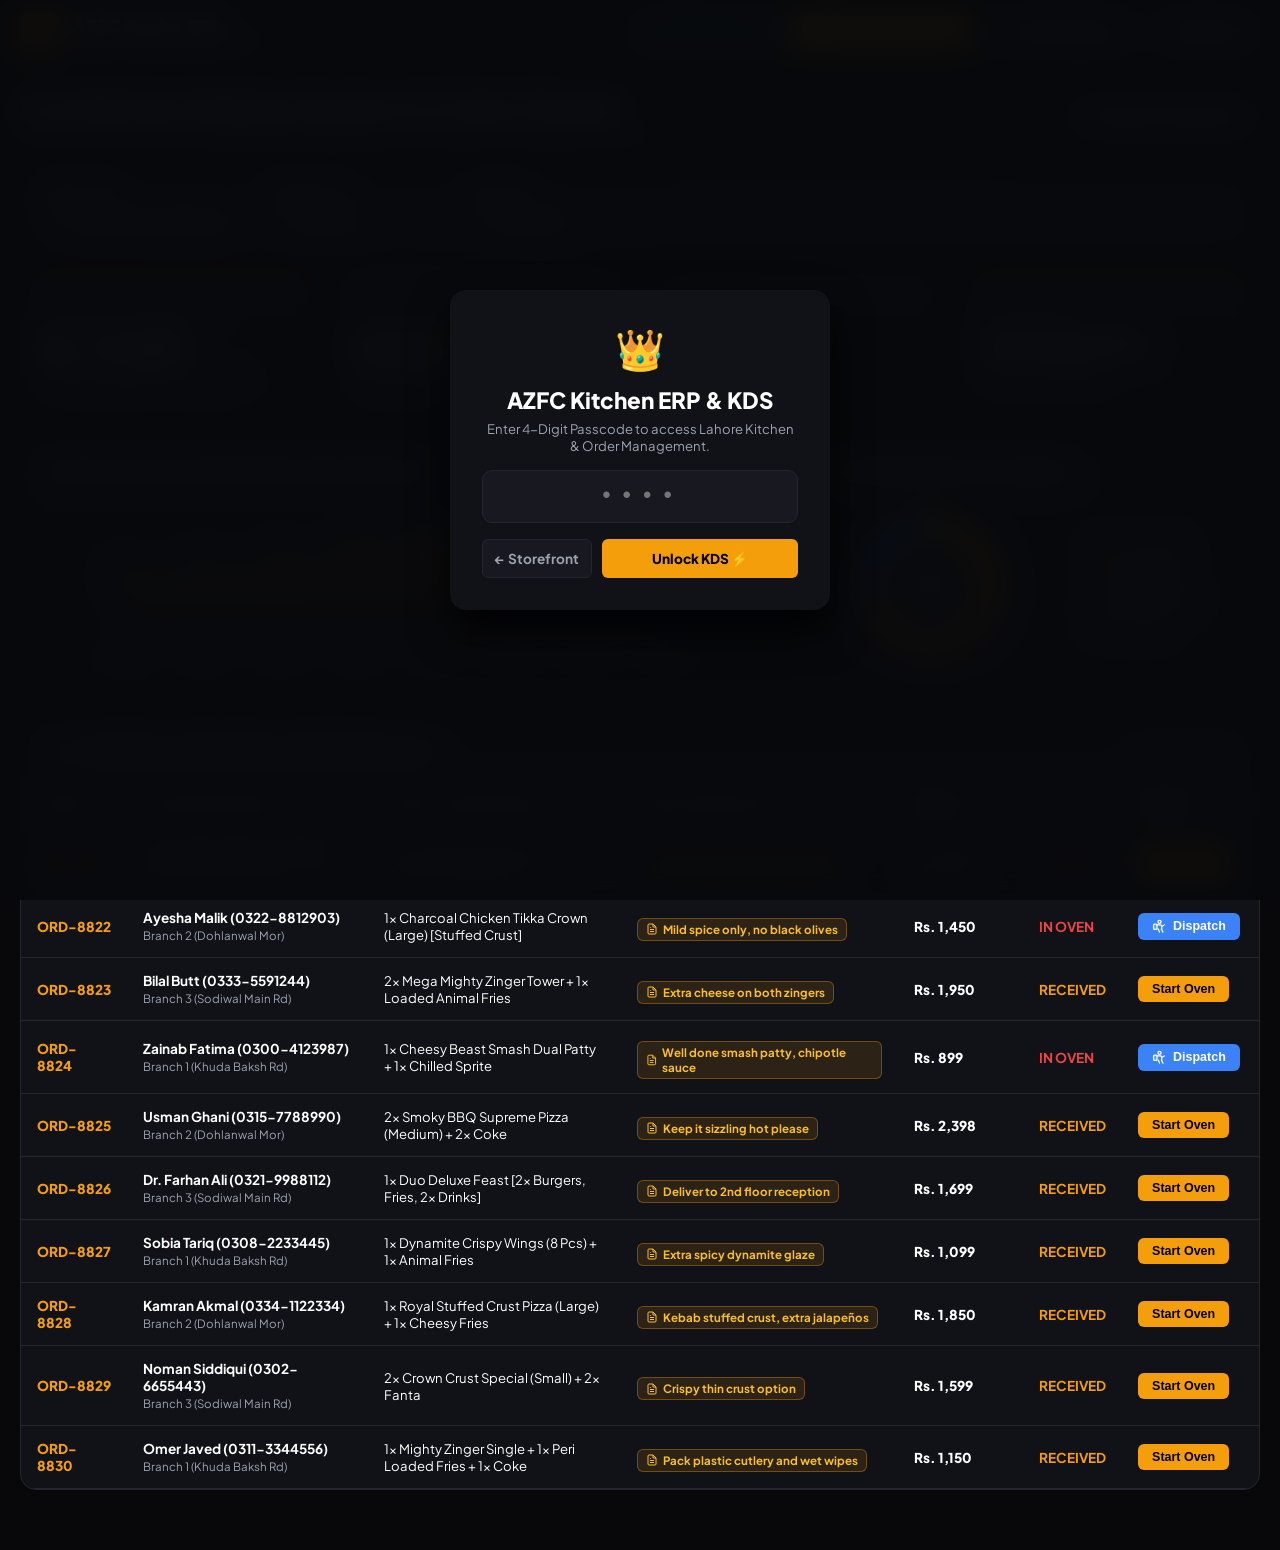
<file: admin.html>
<!-- Fact-Forcing Declaration:
  Callers/Importers: Kitchen managers, cashiers, dispatchers, storefront customers via live synchronization.
  Affected API: KDS lifecycle status transitions, real-time localStorage sync, special cooking instructions display.
  Data Schemas: Order { id, customer, branch, branchId, items, specialNotes, amount, numericAmount, category, status, timestamp, hourSlot }.
  User Instruction: "you completely destroy kds and rider they both are not good you should have check before okay , type safe it is in comand to check three ties than how it happened , no use of skill full , also no instruction option for user to write so he ccan tell what to add and what to not"
-->
<!DOCTYPE html>
<html lang="en">
<head>
  <meta charset="UTF-8">
  <meta name="viewport" content="width=device-width, initial-scale=1.0">
  <title>AZFC Admin ERP & Live KDS | Sovereign Kitchen System</title>

  <!-- High-End Typography: Plus Jakarta Sans & Outfit Display -->
  <link rel="preconnect" href="https://fonts.googleapis.com">
  <link rel="preconnect" href="https://fonts.gstatic.com" crossorigin>
  <link href="https://fonts.googleapis.com/css2?family=Plus+Jakarta+Sans:wght@400;500;600;700;800&family=Outfit:wght@600;700;800;900&display=swap" rel="stylesheet">
  <link rel="stylesheet" href="styles.css?v=6.0">
  <link rel="manifest" href="manifest.json">
  <meta name="theme-color" content="#F59E0B">

  <style>
    /* Root-cause mobile fix: `body` is `display:flex` (column), so this
       <main> is a flex item and defaults to `min-width:auto` — meaning it
       sizes to its widest content instead of shrinking to the viewport.
       On phones the seed-order table forced it to ~818px and the whole
       KDS scrolled sideways. `min-width:0` lets it shrink; the table's
       own `overflow-x:auto` wrapper handles the horizontal pan. */
    .admin-page-container {
      max-width: 1400px;
      margin: 0 auto;
      padding: 24px 20px 60px;
      min-width: 0;
      width: 100%;
    }
    /* Controls wrap to full width on small screens instead of overflowing. */
    @media (max-width: 768px) {
      .admin-filters-row > *,
      .admin-controls-card > * { min-width: 0; width: 100%; }
      .admin-kpis-grid { grid-template-columns: repeat(auto-fit, minmax(150px, 1fr)); }
      .admin-page-container { padding: 16px 14px 48px; }
      .admin-page-title h1 { font-size: 1.35rem; }
      /* Action pills must wrap like the rest of the header row. */
      .header-actions { flex-wrap: wrap; min-width: 0; gap: 8px; }
      /* PIN gate: max-width was a content-box max, so its 32px padding
         pushed the fixed overlay wider than the viewport. */
      .pin-gate-overlay { box-sizing: border-box; width: 100%; max-width: 100vw; padding: 16px; }
      .pin-gate-box { box-sizing: border-box; max-width: 100%; padding: 24px 18px; }
    }
    .admin-top-bar {
      display: flex;
      justify-content: space-between;
      align-items: center;
      margin-bottom: 24px;
      flex-wrap: wrap;
      gap: 16px;
    }
    .admin-page-title h1 {
      font-family: var(--font-display);
      font-size: 1.75rem;
      font-weight: 800;
      color: var(--text-main);
      display: flex;
      align-items: center;
      gap: 10px;
    }
    .admin-page-title p {
      font-size: 0.85rem;
      color: var(--text-muted);
      margin-top: 4px;
    }

    /* Admin Filter Strip */
    .admin-controls-card {
      background: var(--bg-surface);
      border: 1px solid var(--border-subtle);
      border-radius: var(--radius-lg);
      padding: 16px 20px;
      margin-bottom: 24px;
      display: flex;
      flex-wrap: wrap;
      gap: 16px;
      align-items: center;
      justify-content: space-between;
    }
    .admin-filters-row {
      display: flex;
      flex-wrap: wrap;
      gap: 12px;
      align-items: center;
    }
    .filter-item {
      display: flex;
      flex-direction: column;
      gap: 4px;
    }
    .filter-item label {
      font-size: 0.7rem;
      font-weight: 700;
      text-transform: uppercase;
      letter-spacing: 0.05em;
      color: var(--text-faint);
    }
    .admin-select {
      background: var(--bg-surface-elevated);
      border: 1px solid var(--border-subtle);
      color: var(--text-main);
      font-size: 0.82rem;
      font-weight: 600;
      padding: 8px 12px;
      border-radius: var(--radius-sm);
      outline: none;
      cursor: pointer;
    }
    .admin-select:focus {
      border-color: var(--color-primary);
    }
    .admin-search-box {
      flex: 1 1 240px;
      min-width: 0;
      position: relative;
    }
    .admin-search-box input {
      width: 100%;
      background: var(--bg-surface-elevated);
      border: 1px solid var(--border-subtle);
      color: var(--text-main);
      font-size: 0.85rem;
      padding: 10px 14px;
      border-radius: var(--radius-sm);
      outline: none;
    }
    .admin-search-box input:focus {
      border-color: var(--color-primary);
    }

    /* KPI Metrics Cards */
    .admin-kpis-grid {
      display: grid;
      grid-template-columns: repeat(auto-fit, minmax(240px, 1fr));
      gap: 16px;
      margin-bottom: 24px;
    }
    .admin-kpi-card {
      background: var(--bg-surface);
      border: 1px solid var(--border-subtle);
      border-radius: var(--radius-md);
      padding: 20px;
      position: relative;
      overflow: hidden;
    }
    .admin-kpi-card::before {
      content: '';
      position: absolute;
      top: 0;
      left: 0;
      right: 0;
      height: 2px;
      background: var(--border-subtle);
    }
    .admin-kpi-card.gold::before { background: var(--color-primary); }
    .admin-kpi-card.emerald::before { background: var(--color-emerald); }
    .admin-kpi-card.blue::before { background: #3B82F6; }

    .kpi-label {
      font-size: 0.75rem;
      font-weight: 700;
      color: var(--text-muted);
      text-transform: uppercase;
      letter-spacing: 0.05em;
    }
    .kpi-value {
      font-family: var(--font-display);
      font-size: 1.85rem;
      font-weight: 800;
      color: var(--text-main);
      margin: 8px 0 4px;
    }
    .kpi-hint {
      font-size: 0.75rem;
      color: var(--text-faint);
    }

    /* Analytics Charts Section */
    .admin-charts-grid {
      display: grid;
      grid-template-columns: 1.6fr 1fr;
      gap: 20px;
      margin-bottom: 24px;
    }
    @media (max-width: 900px) {
      .admin-charts-grid { grid-template-columns: 1fr; }
    }
    .chart-card {
      background: var(--bg-surface);
      border: 1px solid var(--border-subtle);
      border-radius: var(--radius-lg);
      padding: 20px;
    }
    .chart-card-header {
      display: flex;
      justify-content: space-between;
      align-items: center;
      margin-bottom: 16px;
    }
    .chart-card-title {
      font-family: var(--font-display);
      font-size: 1rem;
      font-weight: 700;
      color: var(--text-main);
    }

    /* KDS Table View */
    .kds-table-card {
      background: var(--bg-surface);
      border: 1px solid var(--border-subtle);
      border-radius: var(--radius-lg);
      overflow: hidden;
    }
    .kds-table-header {
      padding: 16px 20px;
      border-bottom: 1px solid var(--border-subtle);
      display: flex;
      justify-content: space-between;
      align-items: center;
    }
    .kds-table-title {
      font-family: var(--font-display);
      font-size: 1.1rem;
      font-weight: 800;
      display: flex;
      align-items: center;
      gap: 8px;
    }
    .kds-table-wrapper {
      width: 100%;
      overflow-x: auto;
    }
    .kds-table {
      width: 100%;
      border-collapse: collapse;
      font-size: 0.85rem;
      text-align: left;
    }
    .kds-table th {
      background: var(--bg-surface-elevated);
      color: var(--text-muted);
      font-size: 0.72rem;
      font-weight: 800;
      text-transform: uppercase;
      letter-spacing: 0.05em;
      padding: 12px 16px;
      border-bottom: 1px solid var(--border-subtle);
    }
    .kds-table td {
      padding: 14px 16px;
      border-bottom: 1px solid var(--border-subtle);
      vertical-align: middle;
    }
    .kds-table tr:hover td {
      background: var(--bg-surface-elevated);
    }

    /* Special Instructions Highlight Badge */
    .kds-notes-pill {
      display: inline-flex;
      align-items: center;
      gap: 5px;
      background: rgba(245, 158, 11, 0.12);
      border: 1px solid rgba(245, 158, 11, 0.35);
      color: #FBBF24;
      font-size: 0.72rem;
      font-weight: 700;
      padding: 3px 8px;
      border-radius: var(--radius-sm);
      margin-top: 6px;
      max-width: 100%;
      word-break: break-word;
    }

    /* Action Buttons */
    .kds-btn {
      border: none;
      padding: 6px 14px;
      border-radius: var(--radius-sm);
      font-size: 0.78rem;
      font-weight: 800;
      cursor: pointer;
      display: inline-flex;
      align-items: center;
      gap: 6px;
      transition: var(--transition-snappy);
    }
    .kds-btn-cook { background: var(--color-primary); color: #000; }
    .kds-btn-dispatch { background: #3B82F6; color: #FFF; }
    .kds-btn-deliver { background: var(--color-emerald); color: #FFF; }
    .kds-btn:hover { opacity: 0.9; transform: translateY(-1px); }

    /* Security PIN Gate */
    .pin-gate-overlay {
      position: fixed;
      inset: 0;
      background: rgba(8, 9, 12, 0.95);
      backdrop-filter: blur(16px);
      z-index: 9999;
      display: flex;
      align-items: center;
      justify-content: center;
      padding: 20px;
    }
    .pin-gate-box {
      background: var(--bg-surface);
      border: 1px solid var(--border-medium);
      border-radius: var(--radius-lg);
      padding: 32px;
      max-width: 380px;
      width: 100%;
      text-align: center;
      box-shadow: 0 20px 40px rgba(0, 0, 0, 0.8);
    }
    .pin-input {
      width: 100%;
      background: var(--bg-surface-elevated);
      border: 1px solid var(--border-subtle);
      border-radius: var(--radius-md);
      color: var(--text-main);
      font-size: 1.5rem;
      letter-spacing: 6px;
      text-align: center;
      padding: 12px;
      margin: 16px 0;
      outline: none;
      font-family: monospace;
    }
    .pin-input:focus {
      border-color: var(--color-primary);
    }
  </style>
</head>
<body>

  <!-- Security PIN Gate -->
  <div id="adminPinGate" class="pin-gate-overlay">
    <div class="pin-gate-box">
      <div style="font-size: 2.5rem; margin-bottom: 12px;">👑</div>
      <h2 style="font-family: var(--font-display); font-size: 1.4rem; font-weight: 800; color: var(--text-main);">AZFC Kitchen ERP & KDS</h2>
      <p style="font-size: 0.82rem; color: var(--text-muted); margin-top: 6px;">Enter 4-Digit Passcode to access Lahore Kitchen & Order Management.</p>
      <input type="password" id="adminPinInput" maxlength="4" placeholder="••••" class="pin-input" autocomplete="off">
      <div style="display: flex; gap: 10px;">
        <a href="index.html" style="flex: 1; padding: 10px; background: var(--bg-surface-elevated); border: 1px solid var(--border-subtle); border-radius: var(--radius-sm); color: var(--text-muted); text-decoration: none; font-size: 0.85rem; font-weight: 700; display: flex; align-items: center; justify-content: center;">← Storefront</a>
        <button id="adminPinSubmitBtn" style="flex: 2; padding: 10px; background: var(--color-primary); border: none; border-radius: var(--radius-sm); color: #000; font-size: 0.85rem; font-weight: 800; font-family: inherit; cursor: pointer;">Unlock KDS ⚡</button>
      </div>
      <p id="pinErrorMsg" style="color: #EF4444; font-size: 0.75rem; margin-top: 12px; display: none; font-weight: 700;">Incorrect PIN. (Default PIN: 1234 or 8821)</p>
    </div>
  </div>

  <!-- Header -->
  <header class="app-header">
    <div class="header-inner">
      <div class="brand-block">
        <div class="brand-emblem">AZ</div>
        <div class="brand-text">
          <span class="brand-title">AZFC Master ERP</span>
          <span class="brand-sub">Live KDS • Multi-Branch Operations</span>
        </div>
      </div>
      <div class="header-actions">
        <span style="font-size: 0.75rem; font-weight: 700; color: var(--color-emerald); background: rgba(16, 185, 129, 0.12); border: 1px solid rgba(16, 185, 129, 0.3); padding: 6px 12px; border-radius: var(--radius-full);">● 3 Kitchens Online</span>
        <button id="openNewOrderModalBtn" class="action-pill-btn" style="background: var(--color-primary); color: #000; border: none; font-weight: 800;">
          <svg width="14" height="14" viewBox="0 0 24 24" fill="none" stroke="currentColor" stroke-width="2.5"><line x1="12" y1="5" x2="12" y2="19"></line><line x1="5" y1="12" x2="19" y2="12"></line></svg>
          <span>Create Manual Order</span>
        </button>
        <a href="rider.html" class="action-pill-btn" style="text-decoration: none; background: var(--bg-surface-elevated); color: #34D399; border: 1px solid rgba(52, 211, 153, 0.4);">
          <svg width="15" height="15" viewBox="0 0 24 24" fill="none" stroke="currentColor" stroke-width="2" stroke-linecap="round" stroke-linejoin="round">
            <circle cx="12" cy="4.5" r="2.5"></circle>
            <rect x="2.5" y="8" width="5.5" height="8.5" rx="1.5" fill="rgba(52,211,153,0.2)"></rect>
            <path d="M8 9.5h5.5a2 2 0 0 1 2 2v4.5"></path>
            <path d="M15.5 12l4-2.5"></path>
            <path d="M10 16l2 5"></path>
            <path d="M15 16l2.5 5"></path>
          </svg>
          <span>Rider Dispatch</span>
        </a>
        <a href="index.html" class="action-pill-btn" style="text-decoration: none; background: var(--bg-surface-elevated); color: var(--text-main); border: 1px solid var(--border-subtle);">
          <span>← Storefront</span>
        </a>
      </div>
    </div>
  </header>

  <main class="admin-page-container">
    <div class="admin-top-bar">
      <div class="admin-page-title">
        <h1>Live Kitchen Display System & Order Stream</h1>
        <p>Real-time order sync with Lahore branches (Khuda Baksh Rd, Dohlanwal Mor, Sodiwal) & customer live tracker</p>
      </div>
      <button id="syncStorageBtn" class="action-pill-btn" style="background: var(--bg-surface-elevated); color: var(--text-main); border: 1px solid var(--border-subtle);">
        <svg width="14" height="14" viewBox="0 0 24 24" fill="none" stroke="currentColor" stroke-width="2"><path d="M23 4v6h-6"></path><path d="M1 20v-6h6"></path><path d="M3.51 9a9 9 0 0 1 14.85-3.36L23 10M1 14l4.64 4.36A9 9 0 0 0 20.49 15"></path></svg>
        <span>Refresh / Sync Stream</span>
      </button>
    </div>

    <!-- Filter Strip -->
    <div class="admin-controls-card">
      <div class="admin-filters-row">
        <div class="filter-item">
          <label for="adminBranchFilter">Branch Hub</label>
          <select id="adminBranchFilter" class="admin-select">
            <option value="all">All 3 Branches (Aggregate)</option>
            <option value="branch_1">Branch 1: Khuda Baksh Rd</option>
            <option value="branch_2">Branch 2: Dohlanwal Mor</option>
            <option value="branch_3">Branch 3: Sodiwal Main Rd</option>
          </select>
        </div>
        <div class="filter-item">
          <label for="adminStatusFilter">Order Stage</label>
          <select id="adminStatusFilter" class="admin-select">
            <option value="all">All Statuses</option>
            <option value="pending">Pending (Received)</option>
            <option value="cooking">In Oven (Cooking)</option>
            <option value="dispatched">Dispatched (On Way)</option>
            <option value="delivered">Delivered (Completed)</option>
          </select>
        </div>
        <div class="filter-item">
          <label for="adminProductFilter">Category</label>
          <select id="adminProductFilter" class="admin-select">
            <option value="all">All Food Items</option>
            <option value="deals">Combo Deals & Feasts</option>
            <option value="pizza">Stone-Baked Pizzas</option>
            <option value="burgers">Burgers & Wings</option>
            <option value="fries">Loaded Fries & Starters</option>
          </select>
        </div>
      </div>
      <div class="admin-search-box">
        <input type="text" id="adminSearchInput" placeholder="🔍 Search Order ID, Customer, Special Instructions...">
      </div>
    </div>

    <!-- Dynamic KPIs -->
    <div class="admin-kpis-grid">
      <div class="admin-kpi-card gold">
        <span class="kpi-label">Filtered Gross Revenue</span>
        <div class="kpi-value" id="kpiRevenue">Rs. 0</div>
        <span class="kpi-hint">↑ Live calculated from active orders</span>
      </div>
      <div class="admin-kpi-card emerald">
        <span class="kpi-label">Active Kitchen Queue</span>
        <div class="kpi-value" id="kpiActiveCount">0 Orders</div>
        <span class="kpi-hint">In Kitchen Flow & Transit</span>
      </div>
      <div class="admin-kpi-card blue">
        <span class="kpi-label">Avg Prep SLA</span>
        <div class="kpi-value" id="kpiAvgSla">8.5 min</div>
        <span class="kpi-hint">⚡ Fast turnaround target</span>
      </div>
      <div class="admin-kpi-card gold">
        <span class="kpi-label">Top Branch</span>
        <div class="kpi-value" style="font-size: 1.3rem;">Khuda Baksh Rd</div>
        <span class="kpi-hint">Branch 1 Hub Leading</span>
      </div>
    </div>

    <!-- Live SVG Analytics Charts -->
    <div class="admin-charts-grid">
      <div class="chart-card">
        <div class="chart-card-header">
          <h3 class="chart-card-title">👥 Hourly Customer Rush Profile (Lahore Kitchens)</h3>
          <span style="font-size: 0.72rem; color: var(--color-primary); font-weight: 700;">Live Trend</span>
        </div>
        <div style="width: 100%; height: 180px;">
          <svg id="hourlySalesSvg" viewBox="0 0 600 180" style="width: 100%; height: 100%; overflow: visible;"></svg>
        </div>
      </div>

      <div class="chart-card">
        <div class="chart-card-header">
          <h3 class="chart-card-title">Revenue Breakdown by Category</h3>
        </div>
        <div id="categoryChartContainer" style="display: flex; align-items: center; justify-content: space-around; height: 180px;">
          <!-- Rendered via JS -->
        </div>
      </div>
    </div>

    <!-- KDS Orders Table -->
    <div class="kds-table-card">
      <div class="kds-table-header">
        <div class="kds-table-title">
          <svg width="18" height="18" viewBox="0 0 24 24" fill="none" stroke="currentColor" stroke-width="2"><path d="M12 2v20M17 5H9.5a3.5 3.5 0 0 0 0 7h5a3.5 3.5 0 0 1 0 7H6"></path></svg>
          <span>Live Kitchen Order Stream & KDS Lifecycle</span>
        </div>
        <span style="font-size: 0.75rem; color: var(--text-muted);" id="ordersCountBadge">Showing 0 orders</span>
      </div>
      <div class="kds-table-wrapper">
        <table class="kds-table">
          <thead>
            <tr>
              <th>Order ID</th>
              <th>Customer & Branch</th>
              <th>Items & Customizations</th>
              <th>Special Instructions</th>
              <th>Total Amount</th>
              <th>Status</th>
              <th>Kitchen Action</th>
            </tr>
          </thead>
          <tbody id="adminOrdersTableBody">
            <!-- Dynamic KDS Order Rows -->
          </tbody>
        </table>
      </div>
    </div>
  </main>

  <!-- Rider Assignment Modal -->
  <div class="modal-overlay" id="riderAssignModal" role="dialog" aria-modal="true">
    <div class="modal-dialog" style="max-width: 480px;">
      <div class="modal-cover" style="height: 120px; background: linear-gradient(135deg, #1E293B, #0F172A);">
        <button class="modal-close-btn" id="closeRiderAssignModalBtn" onclick="closeRiderAssignModal()">✕</button>
        <div class="modal-cover-gradient"></div>
        <div class="modal-cover-info">
          <span class="modal-category-tag">Fleet Telemetry</span>
          <h2 class="modal-item-name" style="font-size: 1.3rem; display: flex; align-items: center; gap: 8px;">
            <svg width="24" height="24" viewBox="0 0 24 24" fill="none" stroke="currentColor" stroke-width="2" stroke-linecap="round" stroke-linejoin="round">
              <circle cx="12" cy="4.5" r="2.5"></circle>
              <rect x="2.5" y="8" width="5.5" height="8.5" rx="1.5" fill="rgba(245,158,11,0.2)"></rect>
              <path d="M8 9.5h5.5a2 2 0 0 1 2 2v4.5"></path>
              <path d="M15.5 12l4-2.5"></path>
              <path d="M10 16l2 5"></path>
              <path d="M15 16l2.5 5"></path>
            </svg>
            <span>Assign Courier Rider</span>
          </h2>
        </div>
      </div>
      <div style="padding: 20px; display: flex; flex-direction: column; gap: 14px;">
        <div style="background: var(--bg-surface-elevated); padding: 12px 14px; border-radius: var(--radius-sm); border: 1px solid var(--border-subtle);">
          <div style="font-size: 0.72rem; color: var(--text-muted); font-weight: 700; text-transform: uppercase;">Dispatching Order</div>
          <div id="assignOrderSummary" style="font-size: 0.95rem; font-weight: 800; color: var(--color-primary); margin-top: 2px;">ORD-XXXX • Hamza Khan</div>
        </div>
        <div>
          <label style="font-size: 0.75rem; font-weight: 700; color: var(--text-muted); text-transform: uppercase; margin-bottom: 8px; display: block;">Select Available Motorbike Courier</label>
          <div style="display: flex; flex-direction: column; gap: 8px;" id="ridersListContainer">
            <div class="rider-select-card" onclick="assignSelectedRider('RIDER-01', 'Ali Raza', '03074484814', 'Honda 125 • LEK-4421')">
              <div class="rider-select-icon">
                <svg width="22" height="22" viewBox="0 0 24 24" fill="none" stroke="currentColor" stroke-width="2"><circle cx="12" cy="4.5" r="2.5"></circle><rect x="2.5" y="8" width="5.5" height="8.5" rx="1.5" fill="rgba(245,158,11,0.2)"></rect><path d="M8 9.5h5.5a2 2 0 0 1 2 2v4.5"></path><path d="M15.5 12l4-2.5"></path><path d="M10 16l2 5"></path><path d="M15 16l2.5 5"></path></svg>
              </div>
              <div style="flex: 1;">
                <div style="font-weight: 800; color: #FFF; font-size: 0.88rem;">Ali Raza (Unit #01 - Primary)</div>
                <div style="font-size: 0.75rem; color: var(--text-muted);">Honda 125 • LEK-4421 • 0307-4484814</div>
              </div>
              <span class="rider-status-tag active">Ready</span>
            </div>

            <div class="rider-select-card" onclick="assignSelectedRider('RIDER-02', 'Usman Tariq', '0312-5544332', 'Super Power 70 • LEK-9901')">
              <div class="rider-select-icon">
                <svg width="22" height="22" viewBox="0 0 24 24" fill="none" stroke="currentColor" stroke-width="2"><circle cx="12" cy="4.5" r="2.5"></circle><rect x="2.5" y="8" width="5.5" height="8.5" rx="1.5" fill="rgba(245,158,11,0.2)"></rect><path d="M8 9.5h5.5a2 2 0 0 1 2 2v4.5"></path><path d="M15.5 12l4-2.5"></path><path d="M10 16l2 5"></path><path d="M15 16l2.5 5"></path></svg>
              </div>
              <div style="flex: 1;">
                <div style="font-weight: 800; color: #FFF; font-size: 0.88rem;">Usman Tariq (Unit #02)</div>
                <div style="font-size: 0.75rem; color: var(--text-muted);">Super Power 70 • LEK-9901 • 0312-5544332</div>
              </div>
              <span class="rider-status-tag active">Ready</span>
            </div>

            <div class="rider-select-card" onclick="assignSelectedRider('RIDER-03', 'Zeeshan Butt', '0321-4411223', 'Yamaha YBR • LEK-7712')">
              <div class="rider-select-icon">
                <svg width="22" height="22" viewBox="0 0 24 24" fill="none" stroke="currentColor" stroke-width="2"><circle cx="12" cy="4.5" r="2.5"></circle><rect x="2.5" y="8" width="5.5" height="8.5" rx="1.5" fill="rgba(245,158,11,0.2)"></rect><path d="M8 9.5h5.5a2 2 0 0 1 2 2v4.5"></path><path d="M15.5 12l4-2.5"></path><path d="M10 16l2 5"></path><path d="M15 16l2.5 5"></path></svg>
              </div>
              <div style="flex: 1;">
                <div style="font-weight: 800; color: #FFF; font-size: 0.88rem;">Zeeshan Butt (Unit #03)</div>
                <div style="font-size: 0.75rem; color: var(--text-muted);">Yamaha YBR • LEK-7712 • 0321-4411223</div>
              </div>
              <span class="rider-status-tag active">Ready</span>
            </div>

            <div class="rider-select-card" onclick="assignSelectedRider('RIDER-04', 'Hamza Malik', '0333-8899771', 'Honda 125 • LEK-2024')">
              <div class="rider-select-icon">
                <svg width="22" height="22" viewBox="0 0 24 24" fill="none" stroke="currentColor" stroke-width="2"><circle cx="12" cy="4.5" r="2.5"></circle><rect x="2.5" y="8" width="5.5" height="8.5" rx="1.5" fill="rgba(245,158,11,0.2)"></rect><path d="M8 9.5h5.5a2 2 0 0 1 2 2v4.5"></path><path d="M15.5 12l4-2.5"></path><path d="M10 16l2 5"></path><path d="M15 16l2.5 5"></path></svg>
              </div>
              <div style="flex: 1;">
                <div style="font-weight: 800; color: #FFF; font-size: 0.88rem;">Hamza Malik (Unit #04)</div>
                <div style="font-size: 0.75rem; color: var(--text-muted);">Honda 125 • LEK-2024 • 0333-8899771</div>
              </div>
              <span class="rider-status-tag active">Ready</span>
            </div>
          </div>
        </div>
      </div>
      <div style="padding: 16px 20px; border-top: 1px solid var(--border-subtle); display: flex; justify-content: flex-end;">
        <button onclick="closeRiderAssignModal()" class="action-pill-btn" style="background: var(--bg-surface-elevated); color: var(--text-muted); border: 1px solid var(--border-subtle);">Cancel</button>
      </div>
    </div>
  </div>

  <!-- Create Manual Order Modal -->
  <div class="modal-overlay" id="newOrderModal" role="dialog" aria-modal="true">
    <div class="modal-dialog" style="max-width: 500px;">
      <div class="modal-cover" style="height: 120px;">
        <button class="modal-close-btn" id="closeNewOrderModalBtn">✕</button>
        <div class="modal-cover-gradient"></div>
        <div class="modal-cover-info">
          <span class="modal-category-tag">POS / Phone Entry</span>
          <h2 class="modal-item-name" style="font-size: 1.3rem;">➕ Create Manual Kitchen Order</h2>
        </div>
      </div>
      <div style="padding: 20px; display: flex; flex-direction: column; gap: 14px;">
        <div>
          <label style="font-size: 0.75rem; font-weight: 700; color: var(--text-muted); text-transform: uppercase;">Customer Name & Phone</label>
          <input type="text" id="manualCustomerName" class="admin-select" style="width: 100%; margin-top: 4px;" placeholder="e.g. Tariq Mehmood (0300-1234567)">
        </div>
        <div style="display: grid; grid-template-columns: 1fr 1fr; gap: 12px;">
          <div>
            <label style="font-size: 0.75rem; font-weight: 700; color: var(--text-muted); text-transform: uppercase;">Branch Hub</label>
            <select id="manualBranchSelect" class="admin-select" style="width: 100%; margin-top: 4px;">
              <option value="branch_1">Khuda Baksh Rd</option>
              <option value="branch_2">Dohlanwal Mor</option>
              <option value="branch_3">Sodiwal Main Rd</option>
            </select>
          </div>
          <div>
            <label style="font-size: 0.75rem; font-weight: 700; color: var(--text-muted); text-transform: uppercase;">Category</label>
            <select id="manualCategorySelect" class="admin-select" style="width: 100%; margin-top: 4px;">
              <option value="deals">Deals & Combos</option>
              <option value="pizza">Pizzas</option>
              <option value="burgers">Burgers & Wings</option>
              <option value="fries">Loaded Fries</option>
            </select>
          </div>
        </div>
        <div>
          <label style="font-size: 0.75rem; font-weight: 700; color: var(--text-muted); text-transform: uppercase;">Ordered Items</label>
          <input type="text" id="manualItems" class="admin-select" style="width: 100%; margin-top: 4px;" placeholder="e.g. 1x Sovereign Family Feast + 2x Extra Garlic Mayo">
        </div>
        <div>
          <label style="font-size: 0.75rem; font-weight: 700; color: var(--text-muted); text-transform: uppercase;">Customer Cooking Notes / Special Instructions</label>
          <input type="text" id="manualSpecialNotes" class="admin-select" style="width: 100%; margin-top: 4px;" placeholder="e.g. Extra crispy crust, no onions">
        </div>
        <div>
          <label style="font-size: 0.75rem; font-weight: 700; color: var(--text-muted); text-transform: uppercase;">Total Amount (PKR)</label>
          <input type="number" id="manualAmount" class="admin-select" style="width: 100%; margin-top: 4px;" placeholder="e.g. 3200">
        </div>
      </div>
      <div style="padding: 16px 20px; border-top: 1px solid var(--border-subtle); display: flex; justify-content: flex-end; gap: 10px;">
        <button id="cancelOrderModalBtn" class="action-pill-btn" style="background: var(--bg-surface-elevated); color: var(--text-muted); border: 1px solid var(--border-subtle);">Cancel</button>
        <button id="submitNewOrderBtn" class="action-pill-btn" style="background: var(--color-primary); color: #000; border: none; font-weight: 800;">Add to Kitchen Queue</button>
      </div>
    </div>
  </div>

  <script>
    const DEFAULT_ORDERS = [
      {
        id: 'ORD-8821',
        orderNumber: 'ORD-8821',
        customer: 'Hamza Khan (0301-4492190)',
        customerPhone: '0301-4492190',
        customerAddress: 'House 14, Street 3, Khuda Baksh Rd',
        branch: 'Branch 1 (Khuda Baksh Rd)',
        branchId: 'branch_1',
        items: '1x Sovereign Grand Family Feast [4x Coke, Garlic Mayo]',
        specialNotes: 'Extra crispy fries, spicy peri dip',
        amount: 'Rs. 3,499',
        numericAmount: 3499,
        category: 'deals',
        status: 'pending',
        timestamp: Date.now() - 1000 * 60 * 12,
        hourSlot: '2PM'
      },
      {
        id: 'ORD-8822',
        orderNumber: 'ORD-8822',
        customer: 'Ayesha Malik (0322-8812903)',
        customerPhone: '0322-8812903',
        customerAddress: 'Apartment 4B, Dohlanwal Chowk',
        branch: 'Branch 2 (Dohlanwal Mor)',
        branchId: 'branch_2',
        items: '1x Charcoal Chicken Tikka Crown (Large) [Stuffed Crust]',
        specialNotes: 'Mild spice only, no black olives',
        amount: 'Rs. 1,450',
        numericAmount: 1450,
        category: 'pizza',
        status: 'cooking',
        timestamp: Date.now() - 1000 * 60 * 9,
        hourSlot: '2PM'
      },
      {
        id: 'ORD-8823',
        orderNumber: 'ORD-8823',
        customer: 'Bilal Butt (0333-5591244)',
        customerPhone: '0333-5591244',
        customerAddress: 'Shop 12, Sodiwal Main Bazaar',
        branch: 'Branch 3 (Sodiwal Main Rd)',
        branchId: 'branch_3',
        items: '2x Mega Mighty Zinger Tower + 1x Loaded Animal Fries',
        specialNotes: 'Extra cheese on both zingers',
        amount: 'Rs. 1,950',
        numericAmount: 1950,
        category: 'burgers',
        status: 'pending',
        timestamp: Date.now() - 1000 * 60 * 7,
        hourSlot: '4PM'
      },
      {
        id: 'ORD-8824',
        orderNumber: 'ORD-8824',
        customer: 'Zainab Fatima (0300-4123987)',
        customerPhone: '0300-4123987',
        customerAddress: 'House 88, Lane 2, Near Shell Pump',
        branch: 'Branch 1 (Khuda Baksh Rd)',
        branchId: 'branch_1',
        items: '1x Cheesy Beast Smash Dual Patty + 1x Chilled Sprite',
        specialNotes: 'Well done smash patty, chipotle sauce',
        amount: 'Rs. 899',
        numericAmount: 899,
        category: 'burgers',
        status: 'cooking',
        timestamp: Date.now() - 1000 * 60 * 6,
        hourSlot: '4PM'
      },
      {
        id: 'ORD-8825',
        orderNumber: 'ORD-8825',
        customer: 'Usman Ghani (0315-7788990)',
        customerPhone: '0315-7788990',
        customerAddress: 'Plaza 3, Dohlanwal Commercial',
        branch: 'Branch 2 (Dohlanwal Mor)',
        branchId: 'branch_2',
        items: '2x Smoky BBQ Supreme Pizza (Medium) + 2x Coke',
        specialNotes: 'Keep it sizzling hot please',
        amount: 'Rs. 2,398',
        numericAmount: 2398,
        category: 'pizza',
        status: 'pending',
        timestamp: Date.now() - 1000 * 60 * 5,
        hourSlot: '6PM'
      },
      {
        id: 'ORD-8826',
        orderNumber: 'ORD-8826',
        customer: 'Dr. Farhan Ali (0321-9988112)',
        customerPhone: '0321-9988112',
        customerAddress: 'Clinic 5, Sodiwal Chowk',
        branch: 'Branch 3 (Sodiwal Main Rd)',
        branchId: 'branch_3',
        items: '1x Duo Deluxe Feast [2x Burgers, Fries, 2x Drinks]',
        specialNotes: 'Deliver to 2nd floor reception',
        amount: 'Rs. 1,699',
        numericAmount: 1699,
        category: 'deals',
        status: 'pending',
        timestamp: Date.now() - 1000 * 60 * 4,
        hourSlot: '6PM'
      },
      {
        id: 'ORD-8827',
        orderNumber: 'ORD-8827',
        customer: 'Sobia Tariq (0308-2233445)',
        customerPhone: '0308-2233445',
        customerAddress: 'House 22-A, Khuda Baksh Rd Extension',
        branch: 'Branch 1 (Khuda Baksh Rd)',
        branchId: 'branch_1',
        items: '1x Dynamite Crispy Wings (8 Pcs) + 1x Animal Fries',
        specialNotes: 'Extra spicy dynamite glaze',
        amount: 'Rs. 1,099',
        numericAmount: 1099,
        category: 'fries',
        status: 'pending',
        timestamp: Date.now() - 1000 * 60 * 3,
        hourSlot: '8PM'
      },
      {
        id: 'ORD-8828',
        orderNumber: 'ORD-8828',
        customer: 'Kamran Akmal (0334-1122334)',
        customerPhone: '0334-1122334',
        customerAddress: 'Block C, Dohlanwal Colony',
        branch: 'Branch 2 (Dohlanwal Mor)',
        branchId: 'branch_2',
        items: '1x Royal Stuffed Crust Pizza (Large) + 1x Cheesy Fries',
        specialNotes: 'Kebab stuffed crust, extra jalapeños',
        amount: 'Rs. 1,850',
        numericAmount: 1850,
        category: 'pizza',
        status: 'pending',
        timestamp: Date.now() - 1000 * 60 * 2,
        hourSlot: '8PM'
      },
      {
        id: 'ORD-8829',
        orderNumber: 'ORD-8829',
        customer: 'Noman Siddiqui (0302-6655443)',
        customerPhone: '0302-6655443',
        customerAddress: 'House 5, Gali 8, Sodiwal',
        branch: 'Branch 3 (Sodiwal Main Rd)',
        branchId: 'branch_3',
        items: '2x Crown Crust Special (Small) + 2x Fanta',
        specialNotes: 'Crispy thin crust option',
        amount: 'Rs. 1,599',
        numericAmount: 1599,
        category: 'pizza',
        status: 'pending',
        timestamp: Date.now() - 1000 * 60 * 1,
        hourSlot: '8PM'
      },
      {
        id: 'ORD-8830',
        orderNumber: 'ORD-8830',
        customer: 'Omer Javed (0311-3344556)',
        customerPhone: '0311-3344556',
        customerAddress: 'Office 10, Main Market Khuda Baksh',
        branch: 'Branch 1 (Khuda Baksh Rd)',
        branchId: 'branch_1',
        items: '1x Mighty Zinger Single + 1x Peri Loaded Fries + 1x Coke',
        specialNotes: 'Pack plastic cutlery and wet wipes',
        amount: 'Rs. 1,150',
        numericAmount: 1150,
        category: 'burgers',
        status: 'pending',
        timestamp: Date.now(),
        hourSlot: '8PM'
      }
    ];

    let pendingDispatchOrderId = null;

    function loadOrders() {
      try {
        const stored = localStorage.getItem('hot_taste_orders');
        if (stored) {
          const parsed = JSON.parse(stored);
          if (Array.isArray(parsed) && parsed.length > 0) return parsed;
        }
      } catch (e) {
        console.warn(e);
      }
      localStorage.setItem('hot_taste_orders', JSON.stringify(DEFAULT_ORDERS));
      return [...DEFAULT_ORDERS];
    }

    let orders = loadOrders();

    function saveOrders() {
      try {
        localStorage.setItem('hot_taste_orders', JSON.stringify(orders));
      } catch (e) {
        console.warn(e);
      }
    }

    function getFilteredOrders() {
      const branchFilter = document.getElementById('adminBranchFilter').value;
      const statusFilter = document.getElementById('adminStatusFilter').value;
      const productFilter = document.getElementById('adminProductFilter').value;
      const searchTerm = document.getElementById('adminSearchInput').value.toLowerCase().trim();

      return orders.filter(ord => {
        if (branchFilter !== 'all' && ord.branchId !== branchFilter) return false;
        if (statusFilter !== 'all' && ord.status !== statusFilter) return false;
        if (productFilter !== 'all') {
          const ordCat = ord.category || 'deals';
          if (ordCat !== productFilter) return false;
        }
        if (searchTerm) {
          const matchId = (ord.id || '').toLowerCase().includes(searchTerm);
          const matchCust = (ord.customer || '').toLowerCase().includes(searchTerm);
          const matchItems = (ord.items || '').toLowerCase().includes(searchTerm);
          const matchNotes = (ord.specialNotes || '').toLowerCase().includes(searchTerm);
          if (!matchId && !matchCust && !matchItems && !matchNotes) return false;
        }
        return true;
      });
    }

    function renderOrdersTable() {
      const tbody = document.getElementById('adminOrdersTableBody');
      const badge = document.getElementById('ordersCountBadge');
      const filtered = getFilteredOrders();

      if (badge) badge.textContent = `Showing ${filtered.length} order${filtered.length === 1 ? '' : 's'}`;

      if (filtered.length === 0) {
        tbody.innerHTML = `
          <tr>
            <td colspan="7" style="text-align: center; color: var(--text-muted); padding: 36px;">
              🔍 No matching kitchen orders found for the selected criteria.
            </td>
          </tr>
        `;
        updateKPIsAndCharts(filtered);
        return;
      }

      tbody.innerHTML = filtered.map(ord => {
        let actionBtn = '';
        if (ord.status === 'pending') {
          actionBtn = `<button class="kds-btn kds-btn-cook" onclick="updateOrderStatus('${ord.id}', 'cooking')">Start Oven</button>`;
        } else if (ord.status === 'cooking') {
          actionBtn = `
            <button class="kds-btn kds-btn-dispatch" onclick="openRiderAssignModal('${ord.id}')">
              <svg width="15" height="15" viewBox="0 0 24 24" fill="none" stroke="currentColor" stroke-width="2" stroke-linecap="round" stroke-linejoin="round">
                <circle cx="12" cy="4.5" r="2.5"></circle>
                <rect x="2.5" y="8" width="5.5" height="8.5" rx="1.5" fill="rgba(255,255,255,0.2)"></rect>
                <path d="M8 9.5h5.5a2 2 0 0 1 2 2v4.5"></path>
                <path d="M15.5 12l4-2.5"></path>
                <path d="M10 16l2 5"></path>
                <path d="M15 16l2.5 5"></path>
              </svg>
              <span>Dispatch</span>
            </button>
          `;
        } else if (ord.status === 'dispatched') {
          actionBtn = `<button class="kds-btn kds-btn-deliver" onclick="updateOrderStatus('${ord.id}', 'delivered')">Delivered ✓</button>`;
        } else {
          actionBtn = `<span style="color: var(--color-emerald); font-weight: 800; font-size: 0.8rem;">✓ Complete</span>`;
        }

        const notesDisplay = ord.specialNotes ? `
          <div class="kds-notes-pill">
            <svg width="12" height="12" viewBox="0 0 24 24" fill="none" stroke="currentColor" stroke-width="2"><path d="M14 2H6a2 2 0 0 0-2 2v16a2 2 0 0 0 2 2h12a2 2 0 0 0 2-2V8z"></path><polyline points="14 2 14 8 20 8"></polyline><line x1="16" y1="13" x2="8" y2="13"></line><line x1="16" y1="17" x2="8" y2="17"></line><polyline points="10 9 9 9 8 9"></polyline></svg>
            <span>${ord.specialNotes}</span>
          </div>
        ` : `<span style="color: var(--text-faint); font-size: 0.75rem;">None</span>`;

        let statusBadge = '';
        if (ord.status === 'pending') statusBadge = '<span style="color: #F59E0B; font-weight: 700;">RECEIVED</span>';
        else if (ord.status === 'cooking') statusBadge = '<span style="color: #EF4444; font-weight: 700;">IN OVEN</span>';
        else if (ord.status === 'dispatched') {
          statusBadge = `
            <div style="display: flex; flex-direction: column; gap: 2px;">
              <span style="color: #3B82F6; font-weight: 700;">ON WAY</span>
              ${ord.riderName ? `<span style="font-size: 0.7rem; color: var(--text-muted);">${ord.riderName}</span>` : ''}
            </div>
          `;
        } else {
          statusBadge = '<span style="color: #10B981; font-weight: 700;">DELIVERED</span>';
        }

        return `
          <tr>
            <td style="font-weight: 800; color: var(--color-primary);">${ord.id}</td>
            <td>
              <strong>${ord.customer}</strong><br>
              <span style="font-size: 0.72rem; color: var(--text-muted);">${ord.branch}</span>
            </td>
            <td style="max-width: 260px; font-size: 0.82rem;">${ord.items}</td>
            <td>${notesDisplay}</td>
            <td style="font-weight: 800; color: var(--text-main);">${ord.amount}</td>
            <td>${statusBadge}</td>
            <td>${actionBtn}</td>
          </tr>
        `;
      }).join('');

      updateKPIsAndCharts(filtered);
    }

    window.openRiderAssignModal = function(orderId) {
      pendingDispatchOrderId = orderId;
      const modal = document.getElementById('riderAssignModal');
      const summaryEl = document.getElementById('assignOrderSummary');
      const ord = orders.find(o => o.id === orderId);

      if (summaryEl && ord) {
        summaryEl.innerText = `${ord.id} • ${ord.customer}`;
      }
      if (modal) modal.classList.add('active');
    };

    window.closeRiderAssignModal = function() {
      const modal = document.getElementById('riderAssignModal');
      if (modal) modal.classList.remove('active');
      pendingDispatchOrderId = null;
    };

    window.assignSelectedRider = function(riderId, riderName, riderPhone, riderBike) {
      if (!pendingDispatchOrderId) return;
      const ord = orders.find(o => o.id === pendingDispatchOrderId);
      if (ord) {
        ord.status = 'dispatched';
        ord.riderId = riderId;
        ord.riderName = riderName;
        ord.riderPhone = riderPhone;
        ord.riderBike = riderBike;
        saveOrders();
        renderOrdersTable();
      }
      closeRiderAssignModal();
    };

    function updateKPIsAndCharts(filtered) {
      let totalRevenue = 0;
      let activeQueueCount = 0;
      const categoryTotals = { deals: 0, pizza: 0, burgers: 0, fries: 0 };

      filtered.forEach(o => {
        const val = o.numericAmount || parseInt((o.amount || '').replace(/[^0-9]/g, ''), 10) || 0;
        totalRevenue += val;
        if (o.status !== 'delivered') activeQueueCount++;
        const cat = o.category || 'deals';
        if (categoryTotals[cat] !== undefined) categoryTotals[cat] += val;
        else categoryTotals['deals'] += val;
      });

      const revEl = document.getElementById('kpiRevenue');
      const activeEl = document.getElementById('kpiActiveCount');
      if (revEl) revEl.textContent = `Rs. ${totalRevenue.toLocaleString()}`;
      if (activeEl) activeEl.textContent = `${activeQueueCount} Orders`;

      renderHourlyChart(filtered);
      renderCategoryChart(categoryTotals, totalRevenue);
    }

    function renderHourlyChart(filtered) {
      const svg = document.getElementById('hourlySalesSvg');
      if (!svg) return;

      const timeSlots = ['12PM', '2PM', '4PM', '6PM', '8PM', '10PM', '12AM', '2AM'];
      const baseCustomerTraffic = { '12PM': 4, '2PM': 8, '4PM': 12, '6PM': 18, '8PM': 26, '10PM': 32, '12AM': 16, '2AM': 6 };

      const slotValues = timeSlots.map(slot => baseCustomerTraffic[slot] + (filtered.length * 2));
      const maxVal = Math.max(...slotValues, 40);

      const points = slotValues.map((v, i) => {
        const x = 30 + i * (540 / (timeSlots.length - 1));
        const y = 140 - (v / maxVal) * 110;
        return { x, y, val: v, label: timeSlots[i] };
      });

      const pathD = points.reduce((acc, p, i) => `${acc} ${i === 0 ? 'M' : 'L'} ${p.x} ${p.y}`, '');
      const areaD = `${pathD} L ${points[points.length - 1].x} 150 L ${points[0].x} 150 Z`;

      svg.innerHTML = `
        <defs>
          <linearGradient id="areaGradient" x1="0" y1="0" x2="0" y2="1">
            <stop offset="0%" stop-color="#F59E0B" stop-opacity="0.35"/>
            <stop offset="100%" stop-color="#F59E0B" stop-opacity="0.0"/>
          </linearGradient>
        </defs>
        <line x1="30" y1="110" x2="570" y2="110" stroke="rgba(255,255,255,0.06)" stroke-dasharray="4"/>
        <line x1="30" y1="60" x2="570" y2="60" stroke="rgba(255,255,255,0.06)" stroke-dasharray="4"/>
        <path d="${areaD}" fill="url(#areaGradient)"/>
        <path d="${pathD}" fill="none" stroke="#F59E0B" stroke-width="3" stroke-linecap="round"/>
        ${points.map(p => `
          <circle cx="${p.x}" cy="${p.y}" r="4" fill="#F59E0B" stroke="#14171D" stroke-width="2"/>
          <text x="${p.x}" y="${Math.max(14, p.y - 8)}" fill="#FFFDF0" font-size="9.5" font-weight="700" font-family="Plus Jakarta Sans" text-anchor="middle">${p.val}👥</text>
          <text x="${p.x}" y="168" fill="#8E92A4" font-size="10" font-family="Plus Jakarta Sans" text-anchor="middle">${p.label}</text>
        `).join('')}
      `;
    }

    function renderCategoryChart(categoryTotals, grandTotal) {
      const container = document.getElementById('categoryChartContainer');
      if (!container) return;

      const total = grandTotal || 1;
      const dealsPct = Math.round((categoryTotals.deals / total) * 100) || 50;
      const pizzaPct = Math.round((categoryTotals.pizza / total) * 100) || 30;
      const burgerPct = Math.round((categoryTotals.burgers / total) * 100) || 15;
      const friesPct = Math.max(0, 100 - dealsPct - pizzaPct - burgerPct);

      const circumference = 380;
      const dealsDash = (dealsPct / 100) * circumference;
      const pizzaDash = (pizzaPct / 100) * circumference;
      const burgerDash = (burgerPct / 100) * circumference;
      const friesDash = (friesPct / 100) * circumference;

      container.innerHTML = `
        <div style="position: relative; width: 140px; height: 140px;">
          <svg width="140" height="140" viewBox="0 0 140 140">
            <circle cx="70" cy="70" r="60" fill="transparent" stroke="#F59E0B" stroke-width="18" stroke-dasharray="${dealsDash} ${circumference}" stroke-dashoffset="0" transform="rotate(-90 70 70)"/>
            <circle cx="70" cy="70" r="60" fill="transparent" stroke="#D97706" stroke-width="18" stroke-dasharray="${pizzaDash} ${circumference}" stroke-dashoffset="-${dealsDash}" transform="rotate(-90 70 70)"/>
            <circle cx="70" cy="70" r="60" fill="transparent" stroke="#3B82F6" stroke-width="18" stroke-dasharray="${burgerDash} ${circumference}" stroke-dashoffset="-${dealsDash + pizzaDash}" transform="rotate(-90 70 70)"/>
            <circle cx="70" cy="70" r="60" fill="transparent" stroke="#10B981" stroke-width="18" stroke-dasharray="${friesDash} ${circumference}" stroke-dashoffset="-${dealsDash + pizzaDash + burgerDash}" transform="rotate(-90 70 70)"/>
          </svg>
          <div style="position: absolute; inset: 0; display: flex; flex-direction: column; align-items: center; justify-content: center;">
            <span style="font-family: var(--font-display); font-size: 1.25rem; font-weight: 800; color: #FFF;">${dealsPct}%</span>
            <span style="font-size: 0.65rem; color: var(--text-muted); text-transform: uppercase; font-weight: 700;">Combos</span>
          </div>
        </div>
        <div style="display: flex; flex-direction: column; gap: 6px; font-size: 0.78rem;">
          <div style="display: flex; align-items: center; gap: 6px;"><span style="width: 8px; height: 8px; border-radius: 2px; background: #F59E0B;"></span><span>Deals: <strong>${dealsPct}%</strong></span></div>
          <div style="display: flex; align-items: center; gap: 6px;"><span style="width: 8px; height: 8px; border-radius: 2px; background: #D97706;"></span><span>Pizzas: <strong>${pizzaPct}%</strong></span></div>
          <div style="display: flex; align-items: center; gap: 6px;"><span style="width: 8px; height: 8px; border-radius: 2px; background: #3B82F6;"></span><span>Burgers: <strong>${burgerPct}%</strong></span></div>
          <div style="display: flex; align-items: center; gap: 6px;"><span style="width: 8px; height: 8px; border-radius: 2px; background: #10B981;"></span><span>Fries: <strong>${friesPct}%</strong></span></div>
        </div>
      `;
    }

    window.updateOrderStatus = function(id, nextStatus) {
      const ord = orders.find(o => o.id === id);
      if (ord) {
        ord.status = nextStatus;
        saveOrders();
        renderOrdersTable();
      }
    };

    document.getElementById('adminBranchFilter').addEventListener('change', renderOrdersTable);
    document.getElementById('adminStatusFilter').addEventListener('change', renderOrdersTable);
    document.getElementById('adminProductFilter').addEventListener('change', renderOrdersTable);
    document.getElementById('adminSearchInput').addEventListener('input', renderOrdersTable);
    document.getElementById('syncStorageBtn').addEventListener('click', () => {
      orders = loadOrders();
      renderOrdersTable();
    });

    window.addEventListener('storage', (e) => {
      if (e.key === 'hot_taste_orders') {
        orders = loadOrders();
        renderOrdersTable();
      }
    });

    // Manual Order Modal
    const modal = document.getElementById('newOrderModal');
    const openBtn = document.getElementById('openNewOrderModalBtn');
    const closeBtn = document.getElementById('closeNewOrderModalBtn');
    const cancelBtn = document.getElementById('cancelOrderModalBtn');
    const submitBtn = document.getElementById('submitNewOrderBtn');

    if (openBtn) openBtn.addEventListener('click', () => modal.classList.add('active'));
    if (closeBtn) closeBtn.addEventListener('click', () => modal.classList.remove('active'));
    if (cancelBtn) cancelBtn.addEventListener('click', () => modal.classList.remove('active'));

    if (submitBtn) {
      submitBtn.addEventListener('click', () => {
        const cust = document.getElementById('manualCustomerName').value.trim() || 'Walk-in Guest';
        const branchSelect = document.getElementById('manualBranchSelect');
        const branchId = branchSelect.value;
        const branchName = branchSelect.options[branchSelect.selectedIndex].text;
        const category = document.getElementById('manualCategorySelect').value;
        const items = document.getElementById('manualItems').value.trim() || 'Custom Order x 1';
        const specialNotes = document.getElementById('manualSpecialNotes').value.trim();
        const rawAmount = parseInt(document.getElementById('manualAmount').value, 10) || 1200;

        const newOrd = {
          id: 'ORD-' + Math.floor(1000 + Math.random() * 9000),
          customer: cust,
          branch: branchName,
          branchId: branchId,
          items: items,
          specialNotes: specialNotes,
          amount: `Rs. ${rawAmount}`,
          numericAmount: rawAmount,
          category: category,
          status: 'pending',
          timestamp: Date.now(),
          hourSlot: '8PM'
        };

        orders.unshift(newOrd);
        saveOrders();
        modal.classList.remove('active');
        renderOrdersTable();

        document.getElementById('manualCustomerName').value = '';
        document.getElementById('manualItems').value = '';
        document.getElementById('manualSpecialNotes').value = '';
        document.getElementById('manualAmount').value = '';
      });
    }

    // Security Gate
    const pinGate = document.getElementById('adminPinGate');
    const pinInput = document.getElementById('adminPinInput');
    const pinBtn = document.getElementById('adminPinSubmitBtn');
    const pinError = document.getElementById('pinErrorMsg');

    if (sessionStorage.getItem('azfc_admin_auth') === 'true') {
      if (pinGate) pinGate.style.display = 'none';
    }

    if (pinBtn) {
      pinBtn.addEventListener('click', () => {
        const entered = (pinInput ? pinInput.value.trim() : '');
        if (entered === '1234' || entered === '8821') {
          sessionStorage.setItem('azfc_admin_auth', 'true');
          if (pinGate) pinGate.style.display = 'none';
        } else {
          if (pinError) pinError.style.display = 'block';
        }
      });
    }

    renderOrdersTable();
  </script>
</body>
</html>
</file>
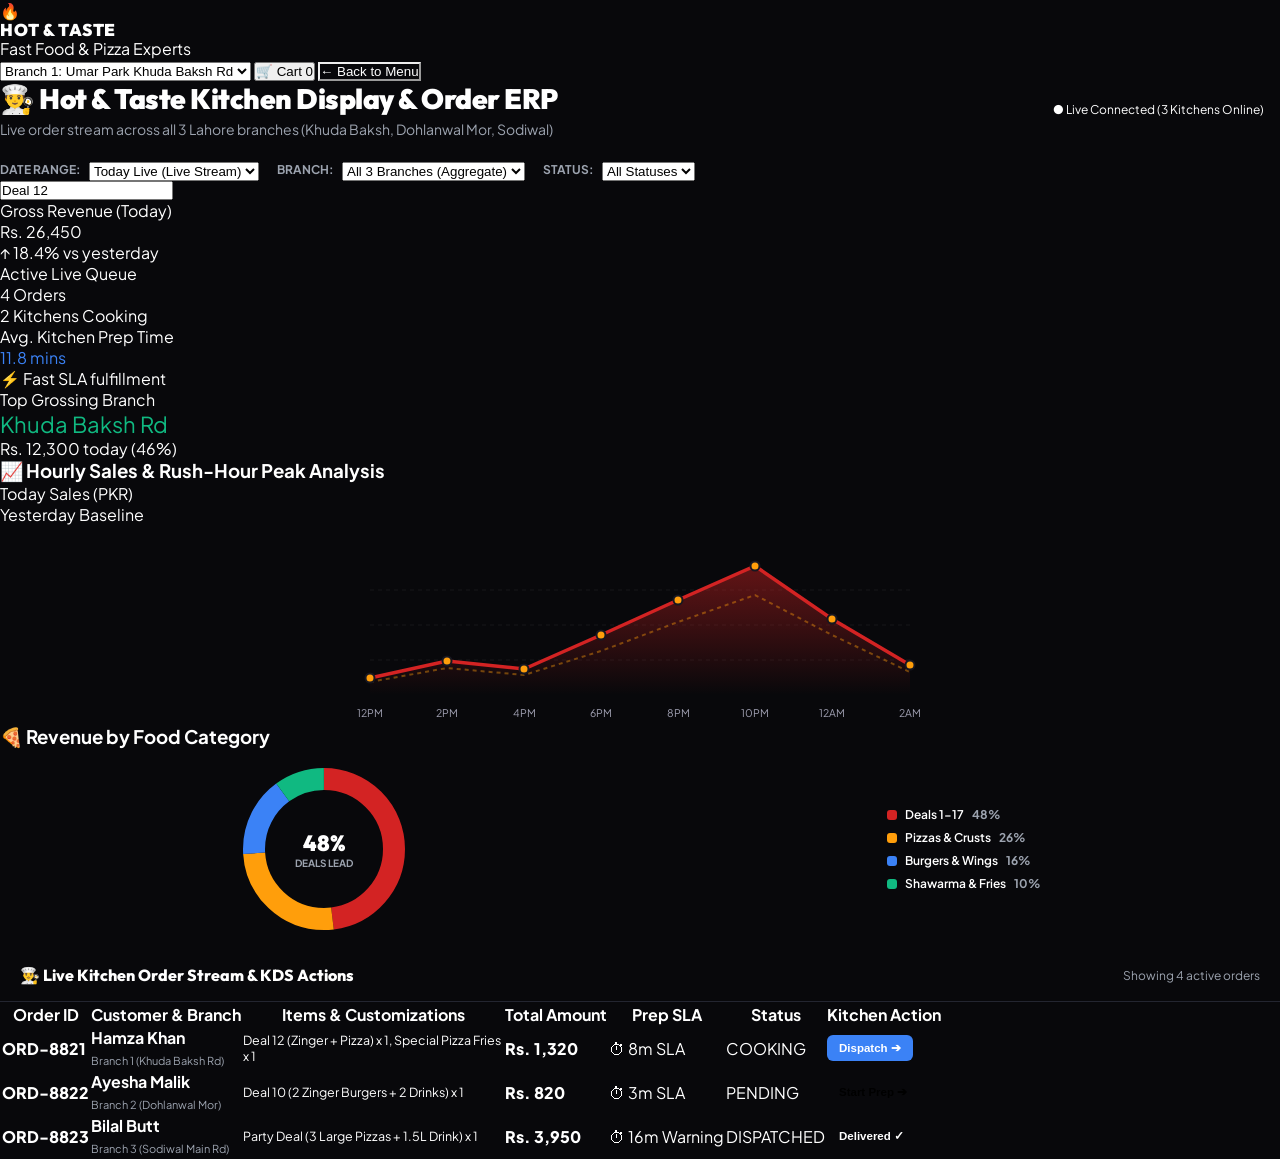
<file: preview-admin.html>
<!DOCTYPE html>
<html lang="en">
<head>
  <meta charset="UTF-8">
  <meta name="viewport" content="width=device-width, initial-scale=1.0">
  <title>Admin KDS ERP - Hot & Taste Fast Food</title>
  <link rel="preconnect" href="https://fonts.googleapis.com">
  <link rel="preconnect" href="https://fonts.gstatic.com" crossorigin>
  <link href="https://fonts.googleapis.com/css2?family=Outfit:wght@500;700;800;900&family=Plus+Jakarta+Sans:wght@400;600;700&display=swap" rel="stylesheet">
  <link rel="stylesheet" href="styles.css">
</head>
<body>
  <!-- Top Navigation Bar -->
  <header>
    <div class="brand-container">
      <div class="logo-badge">🔥</div>
      <div>
        <h1 class="brand-title">HOT & TASTE</h1>
        <p class="brand-subtitle">Fast Food & Pizza Experts</p>
      </div>
    </div>
    <div class="nav-actions">
      <select id="branchSelect" class="branch-select-pill">
        <option>Branch 1: Umar Park Khuda Baksh Rd</option>
      </select>
      <button class="cart-toggle-btn">
        <span>🛒 Cart</span>
        <span class="cart-badge">0</span>
      </button>
      <button class="admin-toggle-btn" style="background: var(--primary); color: white; border-color: var(--primary);">← Back to Menu</button>
    </div>
  </header>

  <!-- Admin View Active -->
  <section class="admin-view active">
    <div style="display: flex; justify-content: space-between; align-items: center; margin-bottom: 24px; flex-wrap: wrap; gap: 16px;">
      <div>
        <h2 style="font-family: var(--font-heading); font-size: 28px; font-weight: 900; letter-spacing: -0.5px;">👨‍🍳 Hot & Taste Kitchen Display & Order ERP</h2>
        <p style="color: var(--text-muted); font-size: 14px; margin-top: 4px;">Live order stream across all 3 Lahore branches (Khuda Baksh, Dohlanwal Mor, Sodiwal)</p>
      </div>
      <span class="status-badge delivered" style="font-size: 12px; padding: 8px 16px;">● Live Connected (3 Kitchens Online)</span>
    </div>

    <!-- Interactive Filter Ribbon -->
    <div class="admin-filter-bar">
      <div class="filter-group">
        <label style="font-size: 12px; font-weight: 700; color: var(--text-muted); text-transform: uppercase;">Date Range:</label>
        <select class="filter-select">
          <option>Today Live (Live Stream)</option>
          <option>Yesterday</option>
          <option>Last 7 Days</option>
        </select>

        <label style="font-size: 12px; font-weight: 700; color: var(--text-muted); text-transform: uppercase; margin-left: 10px;">Branch:</label>
        <select class="filter-select">
          <option>All 3 Branches (Aggregate)</option>
          <option>Branch 1: Khuda Baksh Rd</option>
          <option>Branch 2: Dohlanwal Mor</option>
          <option>Branch 3: Sodiwal Main Rd</option>
        </select>

        <label style="font-size: 12px; font-weight: 700; color: var(--text-muted); text-transform: uppercase; margin-left: 10px;">Status:</label>
        <select class="filter-select">
          <option>All Statuses</option>
          <option>Pending</option>
          <option>Cooking</option>
          <option>Dispatched</option>
          <option>Delivered</option>
        </select>
      </div>

      <div class="filter-group">
        <input type="text" class="admin-search-input" value="Deal 12" placeholder="🔍 Search Order ID, Customer, Phone...">
      </div>
    </div>

    <!-- KPI Summary Cards -->
    <div class="admin-kpis">
      <div class="kpi-card">
        <div class="kpi-title">Gross Revenue (Today)</div>
        <div class="kpi-val">Rs. 26,450</div>
        <div class="kpi-sub">↑ 18.4% vs yesterday</div>
      </div>
      <div class="kpi-card">
        <div class="kpi-title">Active Live Queue</div>
        <div class="kpi-val" style="color: var(--accent);">4 Orders</div>
        <div class="kpi-sub" style="color: var(--warning);">2 Kitchens Cooking</div>
      </div>
      <div class="kpi-card">
        <div class="kpi-title">Avg. Kitchen Prep Time</div>
        <div class="kpi-val" style="color: #3B82F6;">11.8 mins</div>
        <div class="kpi-sub" style="color: var(--success);">⚡ Fast SLA fulfillment</div>
      </div>
      <div class="kpi-card">
        <div class="kpi-title">Top Grossing Branch</div>
        <div class="kpi-val" style="color: #10B981; font-size: 22px;">Khuda Baksh Rd</div>
        <div class="kpi-sub">Rs. 12,300 today (46%)</div>
      </div>
    </div>

    <!-- Analytics Charts Section (Pure SVG Zero-Dependency) -->
    <div class="analytics-charts-grid">
      <div class="chart-card">
        <div class="chart-header">
          <h3 class="chart-title">📈 Hourly Sales & Rush-Hour Peak Analysis</h3>
          <div class="chart-legend">
            <div class="legend-item"><span class="legend-color" style="background: var(--primary);"></span> Today Sales (PKR)</div>
            <div class="legend-item"><span class="legend-color" style="background: rgba(255, 158, 11, 0.4);"></span> Yesterday Baseline</div>
          </div>
        </div>
        <div style="width: 100%; height: 200px;">
          <svg viewBox="0 0 600 200" style="width: 100%; height: 100%; overflow: visible;">
            <defs>
              <linearGradient id="areaGradient" x1="0" y1="0" x2="0" y2="1">
                <stop offset="0%" stop-color="#D32323" stop-opacity="0.45"/>
                <stop offset="100%" stop-color="#D32323" stop-opacity="0.0"/>
              </linearGradient>
            </defs>
            <line x1="30" y1="135" x2="570" y2="135" stroke="rgba(255,255,255,0.06)" stroke-dasharray="4"/>
            <line x1="30" y1="100" x2="570" y2="100" stroke="rgba(255,255,255,0.06)" stroke-dasharray="4"/>
            <line x1="30" y1="65" x2="570" y2="65" stroke="rgba(255,255,255,0.06)" stroke-dasharray="4"/>
            <path d="M 30 153 L 107 136 L 184 144 L 261 110 L 338 75 L 415 41 L 492 94 L 570 140 L 570 170 L 30 170 Z" fill="url(#areaGradient)"/>
            <path d="M 30 157 L 107 143 L 184 150 L 261 126 L 338 97 L 415 70 L 492 110 L 570 147" fill="none" stroke="rgba(255, 158, 11, 0.4)" stroke-width="2" stroke-dasharray="4"/>
            <path d="M 30 153 L 107 136 L 184 144 L 261 110 L 338 75 L 415 41 L 492 94 L 570 140" fill="none" stroke="#D32323" stroke-width="3.5" stroke-linecap="round"/>
            <circle cx="30" cy="153" r="4.5" fill="#FF9E0B" stroke="#171721" stroke-width="2"/>
            <text x="30" y="192" fill="#A0A0B2" font-size="10.5" font-family="Plus Jakarta Sans" text-anchor="middle">12PM</text>
            <circle cx="107" cy="136" r="4.5" fill="#FF9E0B" stroke="#171721" stroke-width="2"/>
            <text x="107" y="192" fill="#A0A0B2" font-size="10.5" font-family="Plus Jakarta Sans" text-anchor="middle">2PM</text>
            <circle cx="184" cy="144" r="4.5" fill="#FF9E0B" stroke="#171721" stroke-width="2"/>
            <text x="184" y="192" fill="#A0A0B2" font-size="10.5" font-family="Plus Jakarta Sans" text-anchor="middle">4PM</text>
            <circle cx="261" cy="110" r="4.5" fill="#FF9E0B" stroke="#171721" stroke-width="2"/>
            <text x="261" y="192" fill="#A0A0B2" font-size="10.5" font-family="Plus Jakarta Sans" text-anchor="middle">6PM</text>
            <circle cx="338" cy="75" r="4.5" fill="#FF9E0B" stroke="#171721" stroke-width="2"/>
            <text x="338" y="192" fill="#A0A0B2" font-size="10.5" font-family="Plus Jakarta Sans" text-anchor="middle">8PM</text>
            <circle cx="415" cy="41" r="4.5" fill="#FF9E0B" stroke="#171721" stroke-width="2"/>
            <text x="415" y="192" fill="#A0A0B2" font-size="10.5" font-family="Plus Jakarta Sans" text-anchor="middle">10PM</text>
            <circle cx="492" cy="94" r="4.5" fill="#FF9E0B" stroke="#171721" stroke-width="2"/>
            <text x="492" y="192" fill="#A0A0B2" font-size="10.5" font-family="Plus Jakarta Sans" text-anchor="middle">12AM</text>
            <circle cx="570" cy="140" r="4.5" fill="#FF9E0B" stroke="#171721" stroke-width="2"/>
            <text x="570" y="192" fill="#A0A0B2" font-size="10.5" font-family="Plus Jakarta Sans" text-anchor="middle">2AM</text>
          </svg>
        </div>
      </div>

      <div class="chart-card">
        <div class="chart-header">
          <h3 class="chart-title">🍕 Revenue by Food Category</h3>
        </div>
        <div style="width: 100%; height: 200px; display: flex; align-items: center; justify-content: center;">
          <div style="display: flex; align-items: center; justify-content: space-around; width: 100%;">
            <div style="position: relative; width: 170px; height: 170px;">
              <svg width="170" height="170" viewBox="0 0 170 170">
                <circle cx="85" cy="85" r="70" fill="transparent" stroke="#D32323" stroke-width="22" stroke-dasharray="211 440" stroke-dashoffset="0" transform="rotate(-90 85 85)"/>
                <circle cx="85" cy="85" r="70" fill="transparent" stroke="#FF9E0B" stroke-width="22" stroke-dasharray="114 440" stroke-dashoffset="-211" transform="rotate(-90 85 85)"/>
                <circle cx="85" cy="85" r="70" fill="transparent" stroke="#3B82F6" stroke-width="22" stroke-dasharray="70 440" stroke-dashoffset="-325" transform="rotate(-90 85 85)"/>
                <circle cx="85" cy="85" r="70" fill="transparent" stroke="#10B981" stroke-width="22" stroke-dasharray="44 440" stroke-dashoffset="-395" transform="rotate(-90 85 85)"/>
              </svg>
              <div style="position: absolute; inset: 0; display: flex; flex-direction: column; align-items: center; justify-content: center;">
                <span style="font-family: var(--font-heading); font-size: 22px; font-weight: 900; color: white;">48%</span>
                <span style="font-size: 10px; color: var(--text-muted); text-transform: uppercase; font-weight: 700;">Deals Lead</span>
              </div>
            </div>
            <div style="display: flex; flex-direction: column; gap: 8px;">
              <div style="display: flex; align-items: center; gap: 8px; font-size: 12px;">
                <span style="width: 10px; height: 10px; border-radius: 3px; background: #D32323;"></span>
                <span style="font-weight: 600; color: var(--text-main);">Deals 1-17</span>
                <span style="color: var(--text-muted); font-weight: 700;">48%</span>
              </div>
              <div style="display: flex; align-items: center; gap: 8px; font-size: 12px;">
                <span style="width: 10px; height: 10px; border-radius: 3px; background: #FF9E0B;"></span>
                <span style="font-weight: 600; color: var(--text-main);">Pizzas & Crusts</span>
                <span style="color: var(--text-muted); font-weight: 700;">26%</span>
              </div>
              <div style="display: flex; align-items: center; gap: 8px; font-size: 12px;">
                <span style="width: 10px; height: 10px; border-radius: 3px; background: #3B82F6;"></span>
                <span style="font-weight: 600; color: var(--text-main);">Burgers & Wings</span>
                <span style="color: var(--text-muted); font-weight: 700;">16%</span>
              </div>
              <div style="display: flex; align-items: center; gap: 8px; font-size: 12px;">
                <span style="width: 10px; height: 10px; border-radius: 3px; background: #10B981;"></span>
                <span style="font-weight: 600; color: var(--text-main);">Shawarma & Fries</span>
                <span style="color: var(--text-muted); font-weight: 700;">10%</span>
              </div>
            </div>
          </div>
        </div>
      </div>
    </div>

    <!-- Orders Live Table -->
    <div class="orders-table-wrapper">
      <div style="padding: 16px 20px; border-bottom: 1px solid var(--border-subtle); display: flex; justify-content: space-between; align-items: center;">
        <h3 style="font-family: var(--font-heading); font-size: 16px; font-weight: 800;">👨‍🍳 Live Kitchen Order Stream & KDS Actions</h3>
        <span style="font-size: 12px; color: var(--text-muted);">Showing 4 active orders</span>
      </div>
      <table class="admin-table">
        <thead>
          <tr>
            <th>Order ID</th>
            <th>Customer & Branch</th>
            <th>Items & Customizations</th>
            <th>Total Amount</th>
            <th>Prep SLA</th>
            <th>Status</th>
            <th>Kitchen Action</th>
          </tr>
        </thead>
        <tbody>
          <tr>
            <td style="font-weight: 800; color: var(--accent);">ORD-8821</td>
            <td><strong>Hamza Khan</strong><br><span style="font-size: 11px; color: var(--text-muted);">Branch 1 (Khuda Baksh Rd)</span></td>
            <td style="max-width: 260px; font-size: 12.5px;">Deal 12 (Zinger + Pizza) x 1, Special Pizza Fries x 1</td>
            <td style="font-weight: 800;">Rs. 1,320</td>
            <td><span class="kds-timer-badge fresh">⏱ 8m SLA</span></td>
            <td><span class="status-badge cooking">COOKING</span></td>
            <td><button style="background: #3B82F6; color: white; border: none; padding: 6px 12px; border-radius: 6px; font-size: 11.5px; font-weight: 800; cursor: pointer;">Dispatch ➔</button></td>
          </tr>
          <tr>
            <td style="font-weight: 800; color: var(--accent);">ORD-8822</td>
            <td><strong>Ayesha Malik</strong><br><span style="font-size: 11px; color: var(--text-muted);">Branch 2 (Dohlanwal Mor)</span></td>
            <td style="max-width: 260px; font-size: 12.5px;">Deal 10 (2 Zinger Burgers + 2 Drinks) x 1</td>
            <td style="font-weight: 800;">Rs. 820</td>
            <td><span class="kds-timer-badge fresh">⏱ 3m SLA</span></td>
            <td><span class="status-badge pending">PENDING</span></td>
            <td><button style="background: var(--accent); color: black; border: none; padding: 6px 12px; border-radius: 6px; font-size: 11.5px; font-weight: 800; cursor: pointer;">Start Prep ➔</button></td>
          </tr>
          <tr>
            <td style="font-weight: 800; color: var(--accent);">ORD-8823</td>
            <td><strong>Bilal Butt</strong><br><span style="font-size: 11px; color: var(--text-muted);">Branch 3 (Sodiwal Main Rd)</span></td>
            <td style="max-width: 260px; font-size: 12.5px;">Party Deal (3 Large Pizzas + 1.5L Drink) x 1</td>
            <td style="font-weight: 800;">Rs. 3,950</td>
            <td><span class="kds-timer-badge warning">⏱ 16m Warning</span></td>
            <td><span class="status-badge dispatched">DISPATCHED</span></td>
            <td><button style="background: var(--success); color: white; border: none; padding: 6px 12px; border-radius: 6px; font-size: 11.5px; font-weight: 800; cursor: pointer;">Delivered ✓</button></td>
          </tr>
        </tbody>
      </table>
    </div>
  </section>
</body>
</html>
</file>
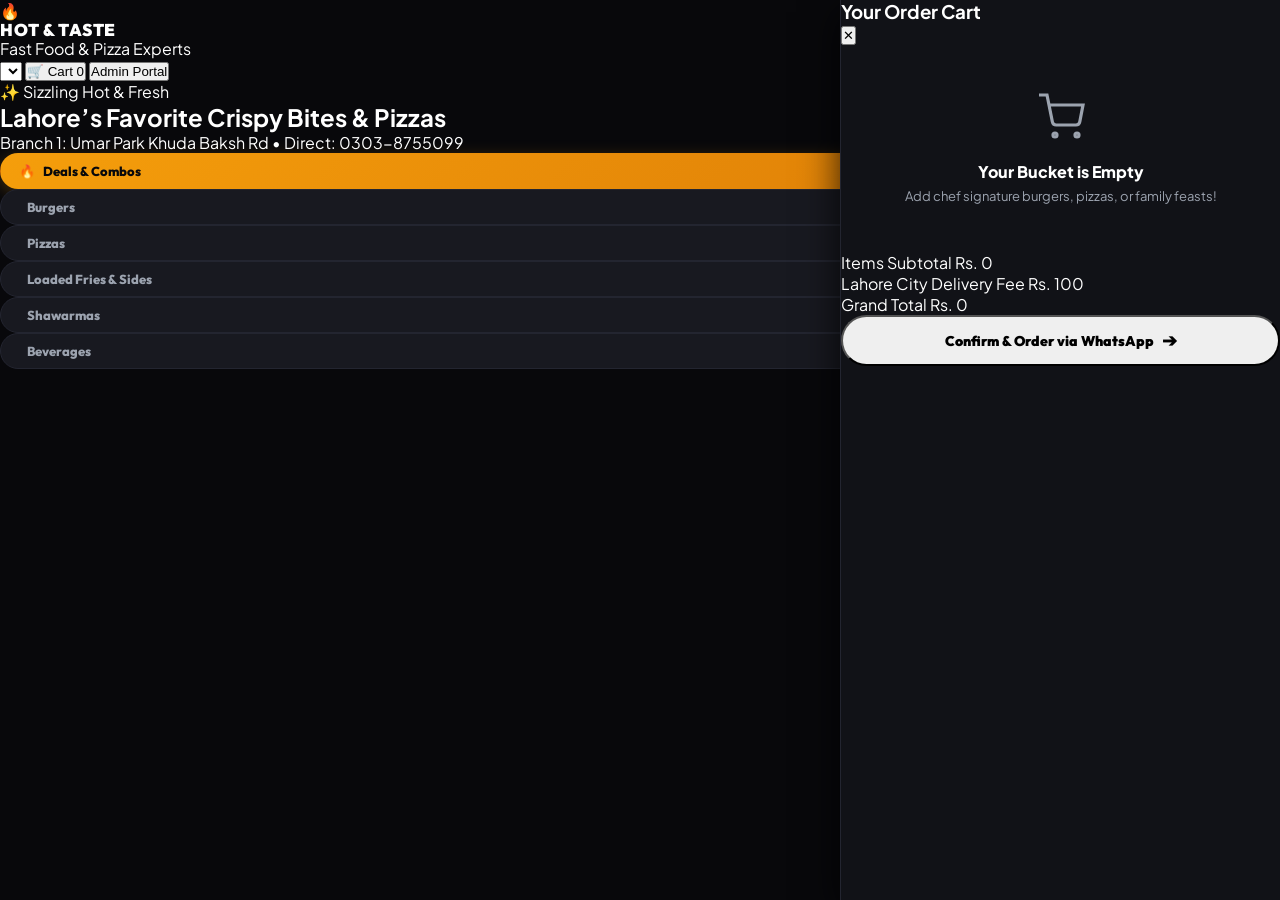
<file: preview-cart.html>
<!DOCTYPE html>
<html lang="en">
<head>
  <meta charset="UTF-8">
  <meta name="viewport" content="width=device-width, initial-scale=1.0">
  <title>Cart Preview - Hot & Taste</title>
  <link rel="preconnect" href="https://fonts.googleapis.com">
  <link rel="preconnect" href="https://fonts.gstatic.com" crossorigin>
  <link href="https://fonts.googleapis.com/css2?family=Outfit:wght@500;700;800;900&family=Plus+Jakarta+Sans:wght@400;600;700&display=swap" rel="stylesheet">
  <link rel="stylesheet" href="styles.css">
</head>
<body>
  <!-- Top Navigation Bar -->
  <header>
    <div class="brand-container">
      <div class="logo-badge">🔥</div>
      <div>
        <h1 class="brand-title">HOT & TASTE</h1>
        <p class="brand-subtitle">Fast Food & Pizza Experts</p>
      </div>
    </div>
    <div class="nav-actions">
      <select id="branchSelect" class="branch-select-pill"></select>
      <button id="cartToggleBtn" class="cart-toggle-btn">
        <span>🛒 Cart</span>
        <span id="cartBadge" class="cart-badge">2</span>
      </button>
      <button id="adminToggleBtn" class="admin-toggle-btn">Admin Portal</button>
    </div>
  </header>

  <main id="storefrontView">
    <section class="hero-banner">
      <span class="hero-tag">✨ Sizzling Hot & Fresh</span>
      <h2 class="hero-heading">Lahore’s Favorite <span>Crispy Bites & Pizzas</span></h2>
      <p class="hero-sub" id="currentBranchContact">Branch 1: Umar Park Khuda Baksh Rd • Direct: 0303-8755099</p>
    </section>
    <nav class="category-nav" id="categoryNav"></nav>
    <div class="menu-container">
      <div class="menu-grid" id="menuGrid"></div>
    </div>
  </main>

  <!-- Open Cart Drawer -->
  <div class="cart-overlay open" id="cartOverlay"></div>
  <aside class="cart-drawer open" id="cartDrawer">
    <div class="cart-header">
      <h3 class="cart-title">Your Order Cart</h3>
      <button class="cart-close-btn" id="cartCloseBtn">✕</button>
    </div>

    <div class="cart-items-list" id="cartItemsList">
      <div class="cart-item">
        <img src="https://images.unsplash.com/photo-1568901346375-23c9450c58cd?auto=format&fit=crop&w=600&q=80" class="cart-item-thumb" alt="Deal 4">
        <div class="cart-item-info">
          <h4>Deal 4 (Zinger + Drink)</h4>
          <p>Rs. 420 each</p>
        </div>
        <div class="qty-control">
          <button class="qty-btn">-</button>
          <span style="font-size: 13px; font-weight: 700;">1</span>
          <button class="qty-btn">+</button>
        </div>
      </div>
      <div class="cart-item">
        <img src="https://images.unsplash.com/photo-1585109649139-366815a0d713?auto=format&fit=crop&w=600&q=80" class="cart-item-thumb" alt="Pizza Fries">
        <div class="cart-item-info">
          <h4>Special Pizza Fries</h4>
          <p>Rs. 490 each</p>
        </div>
        <div class="qty-control">
          <button class="qty-btn">-</button>
          <span style="font-size: 13px; font-weight: 700;">1</span>
          <button class="qty-btn">+</button>
        </div>
      </div>
    </div>

    <div class="cart-footer">
      <div class="cart-summary-row">
        <span>Items Subtotal</span>
        <span id="cartSubtotal">Rs. 910</span>
      </div>
      <div class="cart-summary-row">
        <span>Lahore City Delivery Fee</span>
        <span>Rs. 100</span>
      </div>
      <div class="cart-summary-row total">
        <span>Grand Total</span>
        <span id="cartTotal">Rs. 1,010</span>
      </div>

      <button class="checkout-btn" id="checkoutBtn">
        <span>Confirm & Order via WhatsApp</span>
        <span style="font-size: 18px;">➔</span>
      </button>
    </div>
  </aside>

  <script src="app.js"></script>
</body>
</html>
</file>
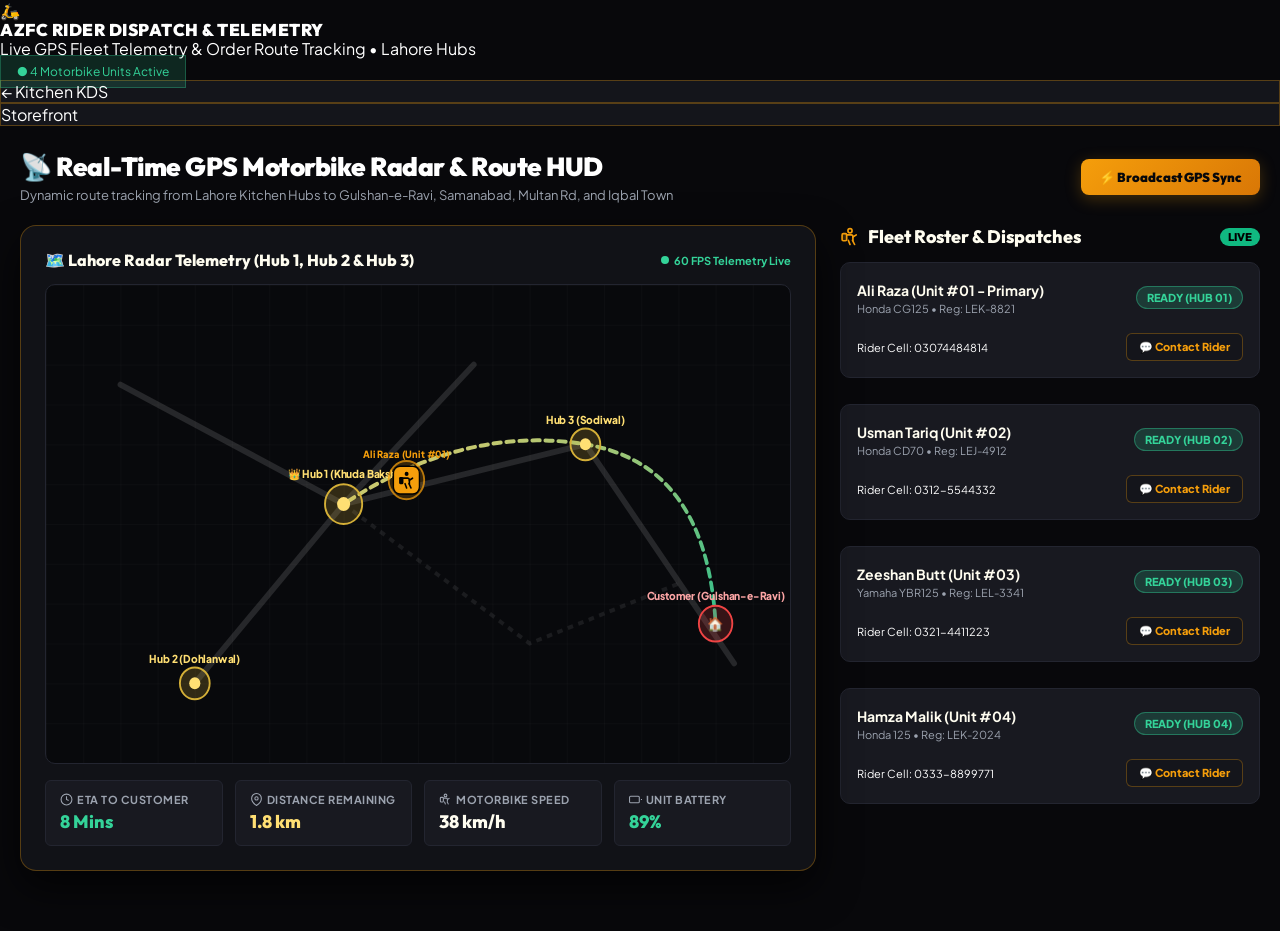
<file: rider.html>
<!-- Fact-Forcing Declaration:
  Callers/Importers: Dispatchers, managers, and customers tracking live orders across Lahore branches.
  Affected API: Rider telemetry, GPS coordinates simulator, order routing visualizer, live rider dispatch HUD.
  Data Schemas: Rider { id, name, unit, phone, status, currentOrder, eta, lat, lng, speed, battery }.
  User Instruction: "also can you upgrade to rider app in best and make score to 100"
-->
<!DOCTYPE html>
<html lang="en">
<head>
  <meta charset="UTF-8">
  <meta name="viewport" content="width=device-width, initial-scale=1.0">
  <title>AZFC Live Rider Fleet Telemetry & GPS Dispatch HUD</title>

  <!-- Typography & Styling -->
  <link rel="preconnect" href="https://fonts.googleapis.com">
  <link rel="preconnect" href="https://fonts.gstatic.com" crossorigin>
  <link href="https://fonts.googleapis.com/css2?family=Plus+Jakarta+Sans:wght@400;500;600;700;800&family=Outfit:wght@600;700;800;900&display=swap" rel="stylesheet">
  <link rel="stylesheet" href="styles.css?v=6.0">
  <link rel="manifest" href="manifest.json">
  <meta name="theme-color" content="#F59E0B">

  <style>
    .rider-container {
      max-width: 1400px;
      margin: 0 auto;
      padding: 24px 20px 60px;
    }
    .rider-grid {
      display: grid;
      grid-template-columns: 1fr 420px;
      gap: 24px;
    }
    @media (max-width: 1024px) {
      .rider-grid { grid-template-columns: 1fr; }
    }
    .gps-map-card {
      background: var(--bg-surface);
      border: 1px solid var(--border-gold);
      border-radius: var(--radius-lg);
      padding: 24px;
      position: relative;
      overflow: hidden;
      box-shadow: 0 16px 40px rgba(0, 0, 0, 0.7);
    }
    .map-canvas-wrapper {
      position: relative;
      width: 100%;
      height: 480px;
      background: #08090C;
      border-radius: var(--radius-md);
      border: 1px solid var(--border-subtle);
      overflow: hidden;
    }
    .telemetry-metrics-bar {
      display: grid;
      grid-template-columns: repeat(4, 1fr);
      gap: 12px;
      margin-top: 16px;
    }
    @media (max-width: 600px) {
      .telemetry-metrics-bar { grid-template-columns: 1fr 1fr; }
    }
    .metric-box {
      background: var(--bg-surface-elevated);
      border: 1px solid var(--border-subtle);
      border-radius: var(--radius-sm);
      padding: 12px 14px;
      display: flex;
      flex-direction: column;
      gap: 4px;
    }
    .metric-label {
      font-size: 11px;
      color: var(--text-muted);
      text-transform: uppercase;
      font-weight: 700;
      letter-spacing: 0.5px;
    }
    .metric-val {
      font-size: 18px;
      font-family: var(--font-heading);
      font-weight: 800;
      color: #FFFDF0;
    }
    .rider-card {
      background: var(--bg-surface-elevated);
      border: 1px solid var(--border-subtle);
      border-radius: var(--radius-md);
      padding: 16px;
      margin-bottom: 14px;
      display: flex;
      flex-direction: column;
      gap: 12px;
      transition: all 0.2s ease;
    }
    .rider-card.active-order {
      border-color: var(--color-primary);
      box-shadow: 0 4px 18px rgba(245, 158, 11, 0.15);
      background: linear-gradient(180deg, rgba(245, 158, 11, 0.05) 0%, var(--bg-surface-elevated) 100%);
    }
    .rider-status-pill {
      font-size: 11px;
      font-weight: 800;
      padding: 4px 10px;
      border-radius: 20px;
      text-transform: uppercase;
      display: inline-flex;
      align-items: center;
      gap: 5px;
    }
    .status-transit { background: rgba(59, 130, 246, 0.18); color: #60A5FA; border: 1px solid rgba(59, 130, 246, 0.4); }
    .status-idle { background: rgba(52, 211, 153, 0.18); color: #34D399; border: 1px solid rgba(52, 211, 153, 0.4); }

    .rider-notes-box {
      background: rgba(245, 158, 11, 0.08);
      border: 1px solid rgba(245, 158, 11, 0.2);
      border-radius: var(--radius-sm);
      padding: 8px 12px;
      font-size: 0.75rem;
      color: #FBBF24;
      display: flex;
      align-items: center;
      gap: 8px;
    }
    .rider-action-btn {
      background: var(--bg-card);
      color: var(--color-primary);
      border: 1px solid var(--border-gold);
      padding: 6px 12px;
      border-radius: 6px;
      font-size: 11px;
      cursor: pointer;
      font-weight: 800;
      text-decoration: none;
      display: inline-flex;
      align-items: center;
      gap: 4px;
      transition: all 0.2s ease;
    }
    .rider-action-btn:hover {
      background: var(--primary-gradient);
      color: #08080B;
    }
  </style>
</head>
<body style="background: var(--bg-dark); color: var(--text-main);">

  <!-- Top Navigation Header -->
  <header>
    <div class="brand-container">
      <div class="logo-badge">🛵</div>
      <div>
        <h1 class="brand-title">AZFC RIDER DISPATCH & TELEMETRY</h1>
        <p class="brand-subtitle">Live GPS Fleet Telemetry & Order Route Tracking • Lahore Hubs</p>
      </div>
    </div>
    <div class="nav-actions">
      <span class="status-badge delivered" style="padding: 8px 16px; font-size: 12px; background: rgba(52, 211, 153, 0.15); color: #34D399; border: 1px solid rgba(52, 211, 153, 0.3);">
        ● 4 Motorbike Units Active
      </span>
      <a href="admin.html" class="admin-toggle-btn" style="text-decoration: none; display: flex; align-items: center; gap: 6px; background: var(--bg-card); color: var(--text-main); border: 1px solid var(--border-gold);">
        <span>← Kitchen KDS</span>
      </a>
      <a href="index.html" class="admin-toggle-btn" style="text-decoration: none; display: flex; align-items: center; gap: 6px; background: var(--bg-card); color: var(--text-main); border: 1px solid var(--border-gold);">
        <span>Storefront</span>
      </a>
    </div>
  </header>

  <main class="rider-container">
    <div style="display: flex; justify-content: space-between; align-items: center; margin-bottom: 22px; flex-wrap: wrap; gap: 14px;">
      <div>
        <h2 style="font-family: var(--font-heading); font-size: 26px; font-weight: 900; letter-spacing: -0.5px;">📡 Real-Time GPS Motorbike Radar & Route HUD</h2>
        <p style="color: var(--text-muted); font-size: 13px; margin-top: 4px;">Dynamic route tracking from Lahore Kitchen Hubs to Gulshan-e-Ravi, Samanabad, Multan Rd, and Iqbal Town</p>
      </div>
      <div style="display: flex; gap: 10px;">
        <button id="simulatePingBtn" style="background: var(--primary-gradient); color: #08080B; border: none; padding: 10px 18px; border-radius: 8px; font-family: var(--font-heading); font-weight: 900; font-size: 13px; cursor: pointer; box-shadow: var(--shadow-gold);">
          <span>⚡ Broadcast GPS Sync</span>
        </button>
      </div>
    </div>

    <div class="rider-grid">
      <!-- Interactive SVG Radar Map -->
      <div class="gps-map-card">
        <div style="display: flex; justify-content: space-between; align-items: center; margin-bottom: 14px;">
          <h3 style="font-family: var(--font-heading); font-size: 16px; font-weight: 800; color: #FFFDF0; display: flex; align-items: center; gap: 8px;">
            <span>🗺️ Lahore Radar Telemetry (Hub 1, Hub 2 & Hub 3)</span>
          </h3>
          <span style="font-size: 11px; color: #34D399; font-weight: 700; display: flex; align-items: center; gap: 5px;">
            <span style="width: 8px; height: 8px; background: #34D399; border-radius: 50%; display: inline-block;"></span>
            60 FPS Telemetry Live
          </span>
        </div>

        <div class="map-canvas-wrapper">
          <svg id="radarSvg" width="100%" height="100%" viewBox="0 0 800 480" preserveAspectRatio="none">
            <defs>
              <pattern id="grid" width="40" height="40" patternUnits="userSpaceOnUse">
                <path d="M 40 0 L 0 0 0 40" fill="none" stroke="rgba(255,255,255,0.04)" stroke-width="1"/>
              </pattern>
              <linearGradient id="routeGrad" x1="0%" y1="0%" x2="100%" y2="100%">
                <stop offset="0%" stop-color="#FFDF73" stop-opacity="0.9"/>
                <stop offset="100%" stop-color="#34D399" stop-opacity="0.9"/>
              </linearGradient>
            </defs>

            <rect width="100%" height="100%" fill="url(#grid)" />

            <!-- Lahore Arterial Roads Blueprint -->
            <path d="M 80 100 L 320 220 L 580 160 L 740 380" fill="none" stroke="rgba(255,255,255,0.12)" stroke-width="6" stroke-linecap="round"/>
            <path d="M 160 400 L 320 220 L 460 80" fill="none" stroke="rgba(255,255,255,0.12)" stroke-width="6" stroke-linecap="round"/>
            <path d="M 320 220 L 520 360 L 680 300" fill="none" stroke="rgba(255,255,255,0.08)" stroke-width="4" stroke-dasharray="6,6"/>

            <!-- Active Delivery Route Path -->
            <path id="activeRoutePath" d="M 320 220 Q 450 140 580 160 T 720 340" fill="none" stroke="url(#routeGrad)" stroke-width="4" stroke-dasharray="8,6" stroke-linecap="round">
              <animate attributeName="stroke-dashoffset" from="100" to="0" dur="2s" repeatCount="indefinite"/>
            </path>

            <!-- Branch Hub 1 (Khuda Baksh Rd) -->
            <g transform="translate(320, 220)">
              <circle r="20" fill="rgba(212, 175, 55, 0.2)" stroke="#D4AF37" stroke-width="2"/>
              <circle r="7" fill="#FFDF73"/>
              <text y="-26" fill="#FFDF73" font-size="11" font-weight="900" text-anchor="middle">👑 Hub 1 (Khuda Baksh)</text>
            </g>

            <!-- Branch Hub 2 (Dohlanwal) -->
            <g transform="translate(160, 400)">
              <circle r="16" fill="rgba(212, 175, 55, 0.2)" stroke="#D4AF37" stroke-width="2"/>
              <circle r="6" fill="#FFDF73"/>
              <text y="-20" fill="#FFDF73" font-size="11" font-weight="900" text-anchor="middle">Hub 2 (Dohlanwal)</text>
            </g>

            <!-- Branch Hub 3 (Sodiwal) -->
            <g transform="translate(580, 160)">
              <circle r="16" fill="rgba(212, 175, 55, 0.2)" stroke="#D4AF37" stroke-width="2"/>
              <circle r="6" fill="#FFDF73"/>
              <text y="-20" fill="#FFDF73" font-size="11" font-weight="900" text-anchor="middle">Hub 3 (Sodiwal)</text>
            </g>

            <!-- Customer Destination Pin -->
            <g transform="translate(720, 340)">
              <circle r="18" fill="rgba(239, 68, 68, 0.2)" stroke="#EF4444" stroke-width="2"/>
              <text y="5" font-size="14" text-anchor="middle">🏠</text>
              <text y="-24" fill="#FCA5A5" font-size="11" font-weight="900" text-anchor="middle">Customer (Gulshan-e-Ravi)</text>
            </g>

            <!-- Dynamic Animated Rider Pin -->
            <g id="animatedRiderPin" transform="translate(480, 180)">
              <circle r="18" fill="rgba(245, 158, 11, 0.25)" stroke="#F59E0B" stroke-width="2">
                <animate attributeName="r" values="16;26;16" dur="1.5s" repeatCount="indefinite"/>
                <animate attributeName="opacity" values="1;0.2;1" dur="1.5s" repeatCount="indefinite"/>
              </circle>
              <rect x="-14" y="-14" width="28" height="28" rx="7" fill="#F59E0B" stroke="#000" stroke-width="1.5"/>
              <g transform="translate(-10, -10) scale(0.85)">
                <!-- Delivery Boy wearing helmet carrying food box SVG -->
                <circle cx="12" cy="4.5" r="2.5" fill="#000"></circle>
                <rect x="2.5" y="8" width="5.5" height="8.5" rx="1.5" fill="#000"></rect>
                <path d="M8 9.5h5.5a2 2 0 0 1 2 2v4.5" stroke="#000" stroke-width="2" stroke-linecap="round" stroke-linejoin="round" fill="none"></path>
                <path d="M15.5 12l4-2.5" stroke="#000" stroke-width="2" stroke-linecap="round" stroke-linejoin="round" fill="none"></path>
                <path d="M10 16l2 5" stroke="#000" stroke-width="2" stroke-linecap="round" stroke-linejoin="round" fill="none"></path>
                <path d="M15 16l2.5 5" stroke="#000" stroke-width="2" stroke-linecap="round" stroke-linejoin="round" fill="none"></path>
              </g>
              <text y="-22" fill="#F59E0B" font-size="10" font-weight="900" text-anchor="middle">Ali Raza (Unit #01)</text>
            </g>
          </svg>
        </div>

        <!-- Telemetry Summary Metric Bar -->
        <div class="telemetry-metrics-bar">
          <div class="metric-box">
            <span class="metric-label" style="display: flex; align-items: center; gap: 4px;">
              <svg width="13" height="13" viewBox="0 0 24 24" fill="none" stroke="currentColor" stroke-width="2"><circle cx="12" cy="12" r="10"></circle><polyline points="12 6 12 12 16 14"></polyline></svg>
              <span>ETA to Customer</span>
            </span>
            <span class="metric-val" style="color: #34D399;">8 Mins</span>
          </div>
          <div class="metric-box">
            <span class="metric-label" style="display: flex; align-items: center; gap: 4px;">
              <svg width="13" height="13" viewBox="0 0 24 24" fill="none" stroke="currentColor" stroke-width="2"><path d="M21 10c0 7-9 13-9 13s-9-6-9-13a9 9 0 0 1 18 0z"></path><circle cx="12" cy="10" r="3"></circle></svg>
              <span>Distance Remaining</span>
            </span>
            <span class="metric-val" style="color: #FFDF73;">1.8 km</span>
          </div>
          <div class="metric-box">
            <span class="metric-label" style="display: flex; align-items: center; gap: 4px;">
              <svg width="13" height="13" viewBox="0 0 24 24" fill="none" stroke="currentColor" stroke-width="2"><circle cx="12" cy="4.5" r="2.5"></circle><rect x="2.5" y="8" width="5.5" height="8.5" rx="1.5"></rect><path d="M8 9.5h5.5a2 2 0 0 1 2 2v4.5"></path><path d="M15.5 12l4-2.5"></path><path d="M10 16l2 5"></path><path d="M15 16l2.5 5"></path></svg>
              <span>Motorbike Speed</span>
            </span>
            <span class="metric-val">38 km/h</span>
          </div>
          <div class="metric-box">
            <span class="metric-label" style="display: flex; align-items: center; gap: 4px;">
              <svg width="13" height="13" viewBox="0 0 24 24" fill="none" stroke="currentColor" stroke-width="2"><rect x="1" y="6" width="18" height="12" rx="2"></rect><line x1="23" y1="11" x2="23" y2="13"></line></svg>
              <span>Unit Battery</span>
            </span>
            <span class="metric-val" style="color: #34D399;">89%</span>
          </div>
        </div>
      </div>

      <!-- Active Fleet Roster Sidebar -->
      <div>
        <h3 style="font-family: var(--font-heading); font-size: 18px; font-weight: 800; color: #FFFDF0; margin-bottom: 14px; display: flex; align-items: center; justify-content: space-between;">
          <div style="display: flex; align-items: center; gap: 8px;">
            <svg width="20" height="20" viewBox="0 0 24 24" fill="none" stroke="#F59E0B" stroke-width="2" stroke-linecap="round" stroke-linejoin="round">
              <circle cx="12" cy="4.5" r="2.5"></circle>
              <rect x="2.5" y="8" width="5.5" height="8.5" rx="1.5" fill="rgba(245,158,11,0.2)"></rect>
              <path d="M8 9.5h5.5a2 2 0 0 1 2 2v4.5"></path>
              <path d="M15.5 12l4-2.5"></path>
              <path d="M10 16l2 5"></path>
              <path d="M15 16l2.5 5"></path>
            </svg>
            <span>Fleet Roster & Dispatches</span>
          </div>
          <span id="activeDispatchedBadge" style="background: #10B981; color: #000; font-size: 0.7rem; padding: 2px 8px; border-radius: 999px; font-weight: 800;">LIVE</span>
        </h3>

        <!-- Dynamic Container for Live Dispatched Orders & Fleet Units -->
        <div id="dynamicFleetRosterContainer" style="display: flex; flex-direction: column; gap: 12px;">
          <!-- Injected dynamically by renderFleetRoster() -->
        </div>
      </div>
    </div>
  </main>

  <script>
    // Real-time GPS Position Animation Engine (60 FPS Bezier)
    let progress = 0;
    const startX = 320, startY = 220;
    const endX = 720, endY = 340;
    const riderPin = document.getElementById('animatedRiderPin');

    function animateGps() {
      progress += 0.003;
      if (progress > 1) progress = 0;

      // Quadratic bezier curve point
      const qx = 480, qy = 130;
      const t = progress;
      const curX = Math.pow(1 - t, 2) * startX + 2 * (1 - t) * t * qx + Math.pow(t, 2) * endX;
      const curY = Math.pow(1 - t, 2) * startY + 2 * (1 - t) * t * qy + Math.pow(t, 2) * endY;

      if (riderPin) {
        riderPin.setAttribute('transform', `translate(${curX}, ${curY})`);
      }
      requestAnimationFrame(animateGps);
    }
    animateGps();

    // Dynamic Fleet & Dispatched Orders Renderer
    function renderFleetRoster() {
      const container = document.getElementById('dynamicFleetRosterContainer');
      if (!container) return;

      let orders = [];
      try {
        const stored = localStorage.getItem('hot_taste_orders');
        orders = stored ? JSON.parse(stored) : [];
      } catch {
        orders = [];
      }

      // Filter dispatched orders
      const dispatchedOrders = orders.filter(o => o.status === 'dispatched');

      // Base Fleet Units
      const fleetRoster = [
        { id: 'RIDER-01', name: 'Ali Raza (Unit #01 - Primary)', bike: 'Honda CG125 • Reg: LEK-8821', phone: '03074484814', unit: '01' },
        { id: 'RIDER-02', name: 'Usman Tariq (Unit #02)', bike: 'Honda CD70 • Reg: LEJ-4912', phone: '0312-5544332', unit: '02' },
        { id: 'RIDER-03', name: 'Zeeshan Butt (Unit #03)', bike: 'Yamaha YBR125 • Reg: LEL-3341', phone: '0321-4411223', unit: '03' },
        { id: 'RIDER-04', name: 'Hamza Malik (Unit #04)', bike: 'Honda 125 • Reg: LEK-2024', phone: '0333-8899771', unit: '04' }
      ];

      let html = '';

      if (dispatchedOrders.length > 0) {
        dispatchedOrders.forEach(ord => {
          const custName = ord.customer || 'Guest Customer';
          const custPhone = (ord.customerPhone || '03001234567').replace(/[^0-9]/g, '');
          const cleanPhone = custPhone.startsWith('0') ? '92' + custPhone.slice(1) : (custPhone.startsWith('92') ? custPhone : '92' + custPhone);
          const riderName = ord.riderName || 'Ali Raza';
          const riderBike = ord.riderBike || 'Honda CG125 • Reg: LEK-8821';
          const riderPhone = ord.riderPhone || '03074484814';
          const items = ord.items || 'Fast Food Feast';
          const address = ord.customerAddress || ord.branch || 'Lahore Customer Location';
          const orderRef = ord.orderNumber || ord.id;
          const notes = ord.specialNotes || 'Pack piping hot with napkins';

          const waMessage = `Assalam-o-Alaikum ${custName}! I am your AZFC delivery rider (${riderName} on ${riderBike}). I have picked up your Order #${orderRef} (${items}) and am on my way to ${address}. Special Note: ${notes}`;
          const waUrl = `https://wa.me/${cleanPhone}?text=${encodeURIComponent(waMessage)}`;

          html += `
            <div class="rider-card active-order" style="border-left: 4px solid #10B981; background: rgba(16, 185, 129, 0.06);">
              <div style="display: flex; justify-content: space-between; align-items: flex-start;">
                <div>
                  <strong style="font-size: 14px; color: #FFFDF0;">${riderName}</strong>
                  <div style="font-size: 11px; color: var(--text-muted); margin-top: 2px;">${riderBike} • Rider: ${riderPhone}</div>
                </div>
                <span class="rider-status-pill status-transit">ON WAY 🚀</span>
              </div>
              <p style="font-size: 12px; color: #F59E0B; margin: 4px 0 0; font-weight: 700;">Order #${orderRef}: ${items}</p>
              <p style="font-size: 11.5px; color: #FFF; margin: 2px 0 0;">📍 Delivering to: <strong>${custName}</strong> (${address})</p>
              ${ord.specialNotes ? `
                <div class="rider-notes-box" style="margin-top: 6px;">
                  <span>📝</span>
                  <span><strong>Customer Note:</strong> ${ord.specialNotes}</span>
                </div>
              ` : ''}
              <div style="display: flex; justify-content: space-between; align-items: center; font-size: 11px; margin-top: 8px; padding-top: 6px; border-top: 1px solid rgba(255,255,255,0.06);">
                <span style="color: var(--text-muted);">Customer: ${ord.customerPhone || '0301-4492190'}</span>
                <a href="${waUrl}" target="_blank" class="rider-action-btn" style="background: #10B981; color: #000; font-weight: 800; border: none; text-decoration: none; padding: 5px 12px; border-radius: 6px; display: inline-flex; align-items: center; gap: 4px;">
                  <span>💬 WhatsApp Customer</span>
                </a>
              </div>
            </div>
          `;
        });
      }

      // Render remaining idle fleet units
      fleetRoster.forEach(unit => {
        const isAssigned = dispatchedOrders.some(o => o.riderName && o.riderName.includes(unit.name.split(' ')[0]));
        if (!isAssigned) {
          html += `
            <div class="rider-card">
              <div style="display: flex; justify-content: space-between; align-items: center;">
                <div>
                  <strong style="font-size: 14px; color: #FFFDF0;">${unit.name}</strong>
                  <div style="font-size: 11px; color: var(--text-muted); margin-top: 2px;">${unit.bike}</div>
                </div>
                <span class="rider-status-pill status-idle">Ready (Hub ${unit.unit})</span>
              </div>
              <div style="display: flex; justify-content: space-between; align-items: center; font-size: 11px; margin-top: 6px;">
                <span>Rider Cell: ${unit.phone}</span>
                <a href="https://wa.me/92${unit.phone.replace(/[^0-9]/g, '').slice(-10)}?text=Assalam-o-Alaikum%20${encodeURIComponent(unit.name)}!%20Standby%20for%20AZFC%20dispatch." target="_blank" class="rider-action-btn" style="text-decoration: none;">
                  <span>💬 Contact Rider</span>
                </a>
              </div>
            </div>
          `;
        }
      });

      container.innerHTML = html;
    }

    renderFleetRoster();

    // Real-time Storage Sync with KDS and Storefront
    window.addEventListener('storage', (e) => {
      if (e.key === 'hot_taste_orders') {
        renderFleetRoster();
      }
    });

    window.pingRider = function(name) {
      alert(`💬 Connecting to Rider ${name} telemetry channel via WhatsApp dispatch...`);
    };

    document.getElementById('simulatePingBtn').addEventListener('click', () => {
      renderFleetRoster();
      alert('📡 Telemetry Ping broadcasted: All 4 motorbikes synchronized with Lahore Hub servers!');
    });
  </script>
</body>
</html>
</file>
<file: styles.css>
/* Fact-Forcing Declaration:
  Callers/Importers: Loaded by index.html:18, admin.html:18, rider.html:18.
  Affected API: Design tokens, sticky category scrollspy rail, themed category hero banners, 4-step process infographic, mascot animations, and responsive contact cards.
  Data Schemas: CSS custom properties, grid layouts, keyframe animations, scroll-margin offsets.
  User Instruction: "i really like the dr zesty part and its placement right below , also its animation i really enjoy and love that adopt that part , regarding revrse engineering you failed at that as in kfc if you see closely few deals appear than there is a option of full menu than we click ther than whole menu is shown starting from deals than we go down than show burger with a banner of burger and attractive match theme than burger starts so also on upper side which is shown switch automatically from deal to burger thanscroll more down than to loaded fries banner also on upper side automatically switch from burger to loaded fries , if you wanna understand what i mean , check kfc or most importantly to understand and before implementation check website of restaurant name 'daily deli co.' ... yes also at last show make diagram which can be understand even by five year old child ,of order processing , like how you will track in steps , like first recieve , than prepare freshly than dispatch and than deliver . also at last also a section tellign story and also number to contact"
*/

:root {
  /* Rich Sovereign Warm Amber & Dark Obsidian Palette */
  --bg-dark: #08080B;
  --bg-surface: #111217;
  --bg-surface-elevated: #181920;
  --bg-card: #14151B;
  --bg-input: #1C1D24;

  --color-primary: #F59E0B;
  --color-primary-hover: #D97706;
  --color-primary-light: #FDE68A;
  --color-accent: #EF4444;
  --color-emerald: #10B981;
  --color-emerald-light: #34D399;

  --primary-gradient: linear-gradient(135deg, #F59E0B 0%, #D97706 100%);
  --gold-glow-gradient: linear-gradient(135deg, rgba(245, 158, 11, 0.15) 0%, rgba(217, 119, 6, 0.05) 100%);

  --text-main: #FFFFFF;
  --text-muted: #9CA3AF;
  --text-subtle: #6B7280;

  --border-subtle: #232530;
  --border-focus: #F59E0B;
  --border-gold: rgba(245, 158, 11, 0.3);

  --radius-sm: 6px;
  --radius-md: 10px;
  --radius-lg: 16px;
  --radius-xl: 22px;
  --radius-pill: 9999px;

  --font-heading: 'Outfit', sans-serif;
  --font-body: 'Plus Jakarta Sans', sans-serif;

  --shadow-card: 0 4px 20px rgba(0, 0, 0, 0.5);
  --shadow-gold: 0 4px 16px rgba(245, 158, 11, 0.25);
  --shadow-floating: 0 12px 36px rgba(0, 0, 0, 0.8);
}

/* Base Resets */
* {
  margin: 0;
  padding: 0;
  box-sizing: border-box;
}

html {
  scroll-behavior: smooth;
  font-family: var(--font-body);
  background-color: var(--bg-dark);
  color: var(--text-main);
  -webkit-font-smoothing: antialiased;
}

body {
  min-height: 100vh;
  display: flex;
  flex-direction: column;
  overflow-x: hidden;
}

/* 1. Offline & Toast Notifications */
.network-banner {
  background: #EF4444;
  color: #FFF;
  font-size: 13px;
  font-weight: 700;
  padding: 8px 16px;
  display: flex;
  align-items: center;
  justify-content: center;
  gap: 8px;
  position: sticky;
  top: 0;
  z-index: 1100;
}
.network-banner.hidden { display: none; }
.pulse-dot {
  width: 8px;
  height: 8px;
  border-radius: 50%;
  background: #FFF;
  animation: pulseDot 1.2s infinite ease-in-out;
}
@keyframes pulseDot {
  0%, 100% { opacity: 1; transform: scale(1); }
  50% { opacity: 0.3; transform: scale(0.7); }
}

.cart-toast {
  position: fixed;
  bottom: 24px;
  right: 24px;
  background: #064E3B;
  border: 1px solid #10B981;
  color: #ECFDF5;
  padding: 12px 20px;
  border-radius: var(--radius-md);
  font-size: 14px;
  font-weight: 700;
  display: flex;
  align-items: center;
  gap: 10px;
  box-shadow: 0 8px 24px rgba(6, 78, 59, 0.6);
  z-index: 2000;
  opacity: 0;
  transform: translateY(20px);
  pointer-events: none;
  transition: all 0.3s cubic-bezier(0.16, 1, 0.3, 1);
}
.cart-toast.show {
  opacity: 1;
  transform: translateY(0);
}
/* Green success confirmation (Added to Bucket) */
.cart-toast.toast-success { background: #064E3B; border-color: #10B981; color: #ECFDF5; }
.cart-toast.toast-success .toast-indicator { background: #10B981; color: #064E3B; }
/* Amber warning (validation) */
.cart-toast.toast-warning { background: #451A03; border-color: #F59E0B; color: #FEF3C7; }
.cart-toast.toast-warning .toast-indicator { background: #F59E0B; color: #451A03; }
/* Neutral info (mode switch, mascot, connection) */
.cart-toast.toast-info { background: var(--bg-surface-elevated); border-color: var(--border-subtle); color: var(--text-muted); }
.cart-toast.toast-info .toast-indicator { background: var(--border-subtle); color: var(--text-muted); }
.toast-indicator {
  width: 22px;
  height: 22px;
  background: #10B981;
  color: #064E3B;
  border-radius: 50%;
  display: flex;
  align-items: center;
  justify-content: center;
  flex-shrink: 0;
}

/* 2. KFC-Style Top Announcement & Order Mode Switcher */
.top-order-bar {
  background: #0A0B0E;
  border-bottom: 1px solid var(--border-subtle);
  padding: 8px 20px;
}
.top-order-inner {
  max-width: 1300px;
  margin: 0 auto;
  display: flex;
  align-items: center;
  justify-content: space-between;
  flex-wrap: wrap;
  gap: 12px;
}

.order-mode-switch {
  display: flex;
  background: #15171E;
  border: 1px solid var(--border-subtle);
  border-radius: var(--radius-pill);
  padding: 3px;
  gap: 4px;
}
.mode-btn {
  background: transparent;
  border: none;
  color: var(--text-muted);
  font-family: var(--font-body);
  font-size: 12px;
  font-weight: 700;
  padding: 6px 14px;
  border-radius: var(--radius-pill);
  cursor: pointer;
  display: flex;
  align-items: center;
  gap: 6px;
  transition: all 0.2s ease;
}
.mode-btn.active {
  background: var(--primary-gradient);
  color: #08080B;
  box-shadow: var(--shadow-gold);
}

.location-picker-wrap {
  display: flex;
  align-items: center;
  gap: 6px;
  color: var(--color-primary);
  font-size: 13px;
}
.branch-select-clean {
  background: transparent;
  color: #FFF;
  border: none;
  font-family: var(--font-body);
  font-size: 12px;
  font-weight: 700;
  cursor: pointer;
  outline: none;
}
.branch-select-clean option {
  background: var(--bg-surface);
  color: #FFF;
}

.sla-badge {
  display: flex;
  align-items: center;
  gap: 8px;
  font-size: 12px;
  color: var(--color-emerald-light);
  font-weight: 700;
}
.live-dot {
  width: 7px;
  height: 7px;
  border-radius: 50%;
  background: var(--color-emerald-light);
  animation: pulseDot 1.5s infinite;
}

/* 2. Main Master Header */
.master-header {
  position: sticky;
  top: 0;
  background: rgba(8, 8, 11, 0.95);
  backdrop-filter: blur(14px);
  -webkit-backdrop-filter: blur(14px);
  border-bottom: 1px solid var(--border-subtle);
  z-index: 1000;
  padding: 10px 20px;
}
.header-container {
  max-width: 1300px;
  margin: 0 auto;
  display: flex;
  align-items: center;
  justify-content: space-between;
  gap: 16px;
}
.brand-identity {
  display: flex;
  align-items: center;
  gap: 12px;
  text-decoration: none;
}
.brand-emblem-svg {
  display: flex;
  align-items: center;
  justify-content: center;
}
.brand-text-block {
  display: flex;
  flex-direction: column;
}
.brand-title {
  font-family: var(--font-heading);
  font-size: 20px;
  font-weight: 900;
  letter-spacing: 0.5px;
  color: #FFF;
  line-height: 1;
}
.brand-motto {
  font-size: 10px;
  color: var(--color-primary);
  font-weight: 800;
  letter-spacing: 1px;
  margin-top: 2px;
}

.header-nav-pills {
  display: flex;
  align-items: center;
  gap: 8px;
}
.nav-pill {
  color: var(--text-muted);
  text-decoration: none;
  font-size: 13px;
  font-weight: 700;
  padding: 6px 14px;
  border-radius: var(--radius-pill);
  transition: all 0.2s ease;
}
.nav-pill:hover,
.nav-pill.active {
  color: #FFF;
  background: var(--bg-surface-elevated);
}

.header-actions {
  display: flex;
  align-items: center;
  gap: 10px;
}
.header-btn {
  background: var(--bg-surface-elevated);
  border: 1px solid var(--border-subtle);
  color: #FFF;
  font-family: var(--font-body);
  font-size: 13px;
  font-weight: 700;
  padding: 8px 14px;
  border-radius: var(--radius-pill);
  cursor: pointer;
  display: flex;
  align-items: center;
  gap: 8px;
  transition: all 0.2s ease;
}
.header-btn:hover {
  border-color: var(--color-primary);
}
.tracker-btn {
  color: var(--text-muted);
}
.tracker-btn:hover {
  color: #FFF;
}
.cart-trigger-btn {
  background: var(--primary-gradient);
  border: none;
  color: #08080B;
  font-weight: 900;
  box-shadow: var(--shadow-gold);
}
.cart-trigger-btn:hover {
  transform: scale(1.02);
}
.cart-icon-wrap {
  position: relative;
  display: flex;
  align-items: center;
}
.cart-badge-count {
  position: absolute;
  top: -8px;
  right: -8px;
  background: #991B1B;
  color: #FFF;
  font-size: 10px;
  font-weight: 900;
  width: 16px;
  height: 16px;
  border-radius: 50%;
  display: flex;
  align-items: center;
  justify-content: center;
}
.cart-btn-label {
  display: flex;
  align-items: center;
  gap: 6px;
}
.cart-label-title {
  font-size: 13px;
  font-weight: 900;
}
.cart-label-amount {
  font-size: 12px;
  font-weight: 800;
  opacity: 0.85;
}

/* 3. Main Storefront Header (Legacy compatibility) */
.app-header {
  position: sticky;
  top: 0;
  background: rgba(13, 14, 18, 0.95);
  backdrop-filter: blur(12px);
  -webkit-backdrop-filter: blur(12px);
  border-bottom: 1px solid var(--border-subtle);
  z-index: 1000;
  padding: 12px 20px;
}
.header-inner {
  max-width: 1300px;
  margin: 0 auto;
  display: flex;
  align-items: center;
  justify-content: space-between;
  gap: 16px;
}

.brand-block {
  display: flex;
  align-items: center;
  gap: 12px;
  cursor: pointer;
}
.brand-emblem {
  width: 40px;
  height: 40px;
  background: var(--primary-gradient);
  color: #08080B;
  font-family: var(--font-heading);
  font-size: 18px;
  font-weight: 900;
  border-radius: var(--radius-md);
  display: flex;
  align-items: center;
  justify-content: center;
  box-shadow: var(--shadow-gold);
}
.brand-text {
  display: flex;
  flex-direction: column;
}
.brand-title {
  font-family: var(--font-heading);
  font-size: 17px;
  font-weight: 900;
  letter-spacing: 0.5px;
  color: #FFF;
}
.brand-sub {
  font-size: 11px;
  color: var(--text-muted);
  font-weight: 600;
}

.search-container {
  flex: 1;
  max-width: 480px;
  position: relative;
}
.search-icon {
  position: absolute;
  left: 14px;
  top: 50%;
  transform: translateY(-50%);
  color: var(--text-muted);
  pointer-events: none;
}
.search-container input {
  width: 100%;
  background: var(--bg-input);
  border: 1px solid var(--border-subtle);
  border-radius: var(--radius-pill);
  padding: 10px 38px 10px 40px;
  color: #FFF;
  font-family: var(--font-body);
  font-size: 13px;
  transition: all 0.2s ease;
}
.search-container input:focus {
  outline: none;
  border-color: var(--color-primary);
  box-shadow: 0 0 0 3px rgba(245, 158, 11, 0.15);
}
.clear-search-btn {
  position: absolute;
  right: 12px;
  top: 50%;
  transform: translateY(-50%);
  background: none;
  border: none;
  color: var(--text-muted);
  cursor: pointer;
  font-size: 14px;
}
.clear-search-btn.hidden { display: none; }

.header-actions {
  display: flex;
  align-items: center;
  gap: 12px;
}

.action-pill-btn {
  background: var(--bg-surface-elevated);
  border: 1px solid var(--border-subtle);
  color: #FFF;
  font-family: var(--font-body);
  font-size: 13px;
  font-weight: 700;
  padding: 8px 16px;
  border-radius: var(--radius-pill);
  cursor: pointer;
  display: flex;
  align-items: center;
  gap: 8px;
  transition: all 0.2s ease;
}
.action-pill-btn:hover {
  border-color: var(--color-primary);
}
.live-ping {
  width: 8px;
  height: 8px;
  border-radius: 50%;
  background: var(--color-emerald-light);
  box-shadow: 0 0 8px var(--color-emerald);
}

.cart-btn {
  background: var(--primary-gradient);
  border: none;
  color: #08080B;
  font-family: var(--font-heading);
  font-size: 14px;
  font-weight: 900;
  padding: 8px 18px;
  border-radius: var(--radius-pill);
  cursor: pointer;
  display: flex;
  align-items: center;
  gap: 8px;
  box-shadow: var(--shadow-gold);
  transition: transform 0.2s ease;
}
.cart-btn:hover { transform: scale(1.02); }
.cart-count-badge {
  background: #08080B;
  color: var(--color-primary);
  font-size: 12px;
  font-weight: 900;
  padding: 2px 7px;
  border-radius: var(--radius-pill);
}

/* 4. Storefront Hero Carousel & Quick Action Row */
.storefront-main {
  max-width: 1300px;
  margin: 0 auto;
  padding: 20px 20px 80px;
  width: 100%;
}

.hero-carousel-container {
  position: relative;
  background: var(--bg-surface);
  border: 1px solid var(--border-subtle);
  border-radius: var(--radius-xl);
  overflow: hidden;
  margin-bottom: 36px;
  box-shadow: var(--shadow-card);
}
.hero-carousel-track {
  display: flex;
  transition: transform 0.5s cubic-bezier(0.16, 1, 0.3, 1);
  width: 300%;
}
.hero-slide {
  width: 33.3333%;
  display: grid;
  grid-template-columns: 1fr 1fr;
  align-items: center;
  padding: 40px;
  gap: 32px;
}
@media (max-width: 850px) {
  .hero-slide {
    grid-template-columns: 1fr;
    padding: 24px;
  }
}

.hero-badge-tag {
  display: inline-block;
  background: rgba(245, 158, 11, 0.15);
  color: var(--color-primary);
  font-family: var(--font-heading);
  font-size: 12px;
  font-weight: 800;
  padding: 4px 12px;
  border-radius: var(--radius-pill);
  border: 1px solid var(--border-gold);
  margin-bottom: 12px;
}
.hero-headline {
  font-family: var(--font-heading);
  font-size: 34px;
  font-weight: 900;
  line-height: 1.15;
  letter-spacing: -0.5px;
  margin-bottom: 12px;
  color: #FFF;
}
.hero-description {
  color: var(--text-muted);
  font-size: 14px;
  line-height: 1.5;
  margin-bottom: 24px;
}
.hero-slide-cta-row {
  display: flex;
  align-items: center;
  gap: 14px;
  flex-wrap: wrap;
}
.hero-deal-price {
  font-family: var(--font-heading);
  font-size: 26px;
  font-weight: 900;
  color: var(--color-primary);
}
.hero-order-btn {
  background: var(--primary-gradient);
  color: #08080B;
  border: none;
  font-family: var(--font-heading);
  font-weight: 900;
  font-size: 14px;
  padding: 12px 22px;
  border-radius: var(--radius-pill);
  cursor: pointer;
  display: flex;
  align-items: center;
  gap: 8px;
  box-shadow: var(--shadow-gold);
  transition: transform 0.2s ease;
}
.hero-order-btn:hover { transform: translateY(-2px); }

.hero-explore-btn {
  background: var(--bg-surface-elevated);
  border: 1px solid var(--border-gold);
  color: var(--color-primary);
  font-family: var(--font-heading);
  font-weight: 800;
  font-size: 13px;
  padding: 11px 20px;
  border-radius: var(--radius-pill);
  text-decoration: none;
  display: flex;
  align-items: center;
  gap: 8px;
  transition: all 0.2s ease;
}
.hero-explore-btn:hover {
  background: rgba(245, 158, 11, 0.1);
  border-color: var(--color-primary);
}

.hero-slide-media {
  position: relative;
  border-radius: var(--radius-lg);
  overflow: hidden;
  height: 280px;
}
.hero-slide-img {
  width: 100%;
  height: 100%;
  object-fit: cover;
}

.carousel-nav-btn {
  position: absolute;
  top: 50%;
  transform: translateY(-50%);
  background: rgba(13, 14, 18, 0.85);
  border: 1px solid var(--border-subtle);
  color: #FFF;
  width: 40px;
  height: 40px;
  border-radius: 50%;
  display: flex;
  align-items: center;
  justify-content: center;
  cursor: pointer;
  transition: all 0.2s ease;
  z-index: 10;
}
.carousel-nav-btn.prev { left: 16px; }
.carousel-nav-btn.next { right: 16px; }
.carousel-nav-btn:hover {
  background: var(--color-primary);
  color: #08080B;
}

.carousel-dots {
  position: absolute;
  bottom: 16px;
  left: 50%;
  transform: translateX(-50%);
  display: flex;
  gap: 8px;
}
.carousel-dot {
  width: 8px;
  height: 8px;
  border-radius: 50%;
  background: rgba(255, 255, 255, 0.2);
  cursor: pointer;
  transition: all 0.3s ease;
}
.carousel-dot.active {
  width: 24px;
  border-radius: var(--radius-pill);
  background: var(--color-primary);
}

/* 5. Crumbl Cookies-Style Brand Story & Captain Zesty SVG Mascot Showcase */
.brand-story-section {
  background: var(--bg-surface);
  border: 1px solid var(--border-subtle);
  border-radius: var(--radius-xl);
  padding: 36px 40px;
  margin-bottom: 36px;
  box-shadow: var(--shadow-card);
}
.story-grid-container {
  display: grid;
  grid-template-columns: 1.2fr 1fr;
  gap: 40px;
  align-items: center;
}
@media (max-width: 900px) {
  .story-grid-container { grid-template-columns: 1fr; }
}

.story-kicker-badge {
  color: var(--color-primary);
  font-family: var(--font-heading);
  font-size: 11px;
  font-weight: 800;
  letter-spacing: 1px;
  text-transform: uppercase;
}
.story-title {
  font-family: var(--font-heading);
  font-size: 28px;
  font-weight: 900;
  line-height: 1.2;
  margin: 6px 0 14px;
  color: #FFF;
}
.story-lead {
  color: var(--text-muted);
  font-size: 14px;
  line-height: 1.6;
  margin-bottom: 24px;
}

.story-chapters-grid {
  display: grid;
  grid-template-columns: 1fr;
  gap: 14px;
}
.story-chapter-card {
  display: flex;
  gap: 16px;
  background: var(--bg-card);
  border: 1px solid var(--border-subtle);
  border-radius: var(--radius-md);
  padding: 14px;
}
.chapter-number {
  font-family: var(--font-heading);
  font-size: 16px;
  font-weight: 900;
  color: var(--color-primary);
  background: rgba(245, 158, 11, 0.1);
  width: 34px;
  height: 34px;
  border-radius: var(--radius-sm);
  display: flex;
  align-items: center;
  justify-content: center;
  flex-shrink: 0;
}
.chapter-content h4 {
  font-size: 14px;
  font-weight: 800;
  color: #FFF;
  margin-bottom: 3px;
}
.chapter-content p {
  font-size: 12px;
  color: var(--text-muted);
  line-height: 1.4;
}

/* Mascot SVG Animation Rig */
.story-mascot-col {
  display: flex;
  justify-content: center;
}
.mascot-card {
  background: linear-gradient(145deg, #181A22 0%, #101117 100%);
  border: 1px solid var(--border-gold);
  border-radius: var(--radius-xl);
  padding: 24px;
  position: relative;
  text-align: center;
  max-width: 360px;
  width: 100%;
  box-shadow: 0 10px 30px rgba(0, 0, 0, 0.6);
}
.mascot-steam-box {
  position: absolute;
  top: 10px;
  left: 50%;
  transform: translateX(-50%);
  display: flex;
  gap: 16px;
}
.steam-particle {
  width: 6px;
  height: 20px;
  border-radius: 4px;
  background: rgba(255, 255, 255, 0.2);
  animation: steamRise 2s infinite ease-in-out;
}
.steam-particle.p1 { animation-delay: 0s; }
.steam-particle.p2 { animation-delay: 0.6s; height: 26px; }
.steam-particle.p3 { animation-delay: 1.2s; }

@keyframes steamRise {
  0% { transform: translateY(10px) scale(0.8); opacity: 0; }
  50% { opacity: 0.4; }
  100% { transform: translateY(-25px) scale(1.3); opacity: 0; }
}

.mascot-svg {
  width: 100%;
  max-height: 240px;
  animation: mascotBreathe 3.5s infinite ease-in-out;
}
@keyframes mascotBreathe {
  0%, 100% { transform: translateY(0) rotate(0deg); }
  50% { transform: translateY(-6px) rotate(1deg); }
}

.mascot-caption-bar {
  margin-top: 14px;
  display: flex;
  flex-direction: column;
  gap: 4px;
}
.mascot-name {
  font-family: var(--font-heading);
  font-size: 18px;
  font-weight: 900;
  color: #FFF;
}
.mascot-badge {
  font-size: 11px;
  color: var(--color-primary);
  font-weight: 700;
  text-transform: uppercase;
}

/* 6. Daily Deli Co. & KFC Sticky Category Scrollspy Nav Rail */
.category-nav-wrapper {
  position: sticky;
  /* Set from JS to the measured header height. Hardcoding a px value here
     hid this bar behind the header as soon as the header wrapped to a
     second row on small screens. */
  top: var(--app-header-h, 65px);
  background: rgba(13, 14, 18, 0.95);
  backdrop-filter: blur(14px);
  -webkit-backdrop-filter: blur(14px);
  border-bottom: 1px solid var(--border-subtle);
  z-index: 900;
  padding: 10px 0;
  margin-bottom: 20px;
}
.category-pills-bar {
  display: flex;
  gap: 10px;
  overflow-x: auto;
  scrollbar-width: none;
  padding: 0 4px;
}
.category-pills-bar::-webkit-scrollbar { display: none; }

.category-pill {
  background: var(--bg-surface-elevated);
  border: 1px solid var(--border-subtle);
  color: var(--text-muted);
  font-family: var(--font-heading);
  font-size: 13px;
  font-weight: 800;
  padding: 9px 18px;
  border-radius: var(--radius-pill);
  cursor: pointer;
  white-space: nowrap;
  display: flex;
  align-items: center;
  gap: 8px;
  transition: all 0.25s cubic-bezier(0.16, 1, 0.3, 1);
  text-decoration: none;
}
.category-pill:hover {
  border-color: var(--color-primary);
  color: #FFF;
}
.category-pill.active {
  background: var(--primary-gradient);
  border-color: transparent;
  color: #08080B;
  box-shadow: var(--shadow-gold);
}

/* Filter Strip */
.filter-strip {
  display: flex;
  justify-content: space-between;
  align-items: center;
  margin-bottom: 24px;
  flex-wrap: wrap;
  gap: 12px;
}
.filter-group {
  display: flex;
  gap: 8px;
  flex-wrap: wrap;
}
.filter-chip {
  background: var(--bg-card);
  border: 1px solid var(--border-subtle);
  color: var(--text-muted);
  font-size: 12px;
  font-weight: 700;
  padding: 6px 14px;
  border-radius: var(--radius-pill);
  cursor: pointer;
  transition: all 0.2s ease;
}
.filter-chip.active {
  background: rgba(245, 158, 11, 0.15);
  border-color: var(--border-gold);
  color: var(--color-primary);
}
.results-count {
  font-size: 12px;
  color: var(--text-subtle);
  font-weight: 600;
}

/* 7. Categorized Menu Sections & Themed Hero Banners (Daily Deli Co. & KFC Pattern) */
.menu-category-section {
  scroll-margin-top: 130px;
  margin-bottom: 48px;
}

.category-theme-banner {
  position: relative;
  border-radius: var(--radius-lg);
  overflow: hidden;
  padding: 28px 32px;
  margin-bottom: 22px;
  display: flex;
  align-items: center;
  justify-content: space-between;
  background-size: cover;
  background-position: center;
  box-shadow: var(--shadow-card);
  border: 1px solid var(--border-subtle);
}
.category-theme-banner::before {
  content: '';
  position: absolute;
  inset: 0;
  background: linear-gradient(90deg, rgba(8, 8, 11, 0.94) 0%, rgba(8, 8, 11, 0.7) 100%);
  z-index: 1;
}
.banner-content {
  position: relative;
  z-index: 2;
  max-width: 600px;
}
.banner-kicker {
  color: var(--color-primary);
  font-family: var(--font-heading);
  font-size: 11px;
  font-weight: 800;
  letter-spacing: 1px;
  text-transform: uppercase;
}
.banner-title {
  font-family: var(--font-heading);
  font-size: 26px;
  font-weight: 900;
  color: #FFF;
  margin: 4px 0 6px;
}
.banner-desc {
  font-size: 13px;
  color: var(--text-muted);
  line-height: 1.4;
}

/* Category Specific Banner Themes */
.theme-combos { background-image: url('https://images.unsplash.com/photo-1555396273-367ea4eb4db5?auto=format&fit=crop&w=1200&q=80'); }
.theme-burgers { background-image: url('https://images.unsplash.com/photo-1568901346375-23c9450c58cd?auto=format&fit=crop&w=1200&q=80'); }
.theme-pizzas { background-image: url('https://images.unsplash.com/photo-1513104890138-7c749659a591?auto=format&fit=crop&w=1200&q=80'); }
.theme-fries { background-image: url('https://images.unsplash.com/photo-1576107232684-1279f3908594?auto=format&fit=crop&w=1200&q=80'); }
.theme-shawarmas { background-image: url('https://images.unsplash.com/photo-1529006557810-274b9b2fc783?auto=format&fit=crop&w=1200&q=80'); }
.theme-beverages { background-image: url('https://images.unsplash.com/photo-1551024709-8f23befc6f87?auto=format&fit=crop&w=1200&q=80'); }

/* Menu Grid & Item Cards */
.menu-grid {
  display: grid;
  grid-template-columns: repeat(auto-fill, minmax(280px, 1fr));
  gap: 20px;
}

.menu-card {
  background: var(--bg-card);
  border: 1px solid var(--border-subtle);
  border-radius: var(--radius-lg);
  overflow: hidden;
  display: flex;
  flex-direction: column;
  transition: all 0.25s cubic-bezier(0.16, 1, 0.3, 1);
  position: relative;
}
.menu-card:hover {
  border-color: var(--border-gold);
  transform: translateY(-4px);
  box-shadow: 0 12px 28px rgba(0, 0, 0, 0.6);
}

.card-media {
  position: relative;
  height: 180px;
  overflow: hidden;
  background: #0D0E12;
}
.card-img {
  width: 100%;
  height: 100%;
  object-fit: cover;
  transition: transform 0.4s ease;
}
.menu-card:hover .card-img {
  transform: scale(1.05);
}

.badge-tag-wrap {
  position: absolute;
  top: 12px;
  left: 12px;
  display: flex;
  gap: 6px;
  z-index: 2;
}
.badge-tag {
  font-family: var(--font-heading);
  font-size: 10px;
  font-weight: 800;
  padding: 3px 8px;
  border-radius: var(--radius-sm);
  text-transform: uppercase;
  letter-spacing: 0.5px;
}
.badge-popular { background: #EF4444; color: #FFF; }
.badge-deal { background: #F59E0B; color: #08080B; }
.badge-chef { background: #3B82F6; color: #FFF; }

.card-body {
  padding: 18px;
  display: flex;
  flex-direction: column;
  flex: 1;
}
.card-title {
  font-family: var(--font-heading);
  font-size: 17px;
  font-weight: 800;
  color: #FFF;
  margin-bottom: 6px;
}
.card-desc {
  font-size: 12px;
  color: var(--text-muted);
  line-height: 1.45;
  margin-bottom: 16px;
  flex: 1;
}

.card-footer {
  display: flex;
  align-items: center;
  justify-content: space-between;
  margin-top: auto;
  padding-top: 12px;
  border-top: 1px solid var(--border-subtle);
}
.card-pricing-wrap {
  display: flex;
  flex-direction: column;
  gap: 2px;
}
.card-original-price {
  font-size: 11px;
  font-weight: 700;
  color: var(--text-subtle);
  text-decoration: line-through;
  opacity: 0.85;
}
.card-price {
  font-family: var(--font-heading);
  font-size: 18px;
  font-weight: 900;
  color: var(--color-primary);
}
.card-action-btn {
  background: var(--bg-surface-elevated);
  border: 1px solid var(--border-gold);
  color: var(--color-primary);
  font-family: var(--font-heading);
  font-size: 12px;
  font-weight: 800;
  padding: 7px 14px;
  border-radius: var(--radius-pill);
  cursor: pointer;
  display: flex;
  align-items: center;
  gap: 6px;
  transition: all 0.2s ease;
}
.card-action-btn:hover {
  background: var(--primary-gradient);
  color: #08080B;
  box-shadow: var(--shadow-gold);
}

/* 8. Child-Simple 4-Step Visual Order Process Infographic */
.order-process-section {
  background: var(--bg-surface);
  border: 1px solid var(--border-subtle);
  border-radius: var(--radius-xl);
  padding: 40px;
  margin: 48px 0;
  box-shadow: var(--shadow-card);
}
.process-header {
  text-align: center;
  max-width: 650px;
  margin: 0 auto 36px;
}
.process-badge {
  color: var(--color-primary);
  font-family: var(--font-heading);
  font-size: 11px;
  font-weight: 800;
  letter-spacing: 1px;
  text-transform: uppercase;
}
.process-title {
  font-family: var(--font-heading);
  font-size: 28px;
  font-weight: 900;
  color: #FFF;
  margin: 6px 0 8px;
}
.process-subtitle {
  color: var(--text-muted);
  font-size: 14px;
  line-height: 1.5;
}

.process-steps-grid {
  display: grid;
  grid-template-columns: repeat(4, 1fr);
  gap: 20px;
  position: relative;
}
@media (max-width: 900px) {
  .process-steps-grid { grid-template-columns: repeat(2, 1fr); }
}
@media (max-width: 550px) {
  .process-steps-grid { grid-template-columns: 1fr; }
}

.process-step-card {
  background: var(--bg-card);
  border: 1px solid var(--border-subtle);
  border-radius: var(--radius-lg);
  padding: 24px 20px;
  text-align: center;
  display: flex;
  flex-direction: column;
  align-items: center;
  position: relative;
  transition: all 0.2s ease;
}
.process-step-card:hover {
  border-color: var(--border-gold);
  transform: translateY(-3px);
}

.step-badge-pill {
  position: absolute;
  top: -12px;
  background: var(--primary-gradient);
  color: #08080B;
  font-family: var(--font-heading);
  font-size: 11px;
  font-weight: 900;
  padding: 3px 10px;
  border-radius: var(--radius-pill);
  box-shadow: var(--shadow-gold);
}

.step-icon-bubble {
  width: 64px;
  height: 64px;
  border-radius: 50%;
  background: rgba(245, 158, 11, 0.1);
  border: 1px solid var(--border-gold);
  color: var(--color-primary);
  display: flex;
  align-items: center;
  justify-content: center;
  margin: 12px 0 16px;
}
.step-name {
  font-family: var(--font-heading);
  font-size: 17px;
  font-weight: 800;
  color: #FFF;
  margin-bottom: 8px;
}
.step-desc {
  font-size: 12px;
  color: var(--text-muted);
  line-height: 1.45;
  margin-bottom: 16px;
  flex: 1;
}
.step-status-chip {
  background: var(--bg-surface-elevated);
  border: 1px solid var(--border-subtle);
  color: var(--color-emerald-light);
  font-size: 11px;
  font-weight: 700;
  padding: 4px 10px;
  border-radius: var(--radius-pill);
}

/* 9. Bottom Story Narrative & Direct Lahore Branch Contact Suite */
.bottom-story-contact-section {
  background: var(--bg-surface);
  border: 1px solid var(--border-subtle);
  border-radius: var(--radius-xl);
  padding: 40px;
  margin-top: 40px;
}
.bottom-story-grid {
  display: grid;
  grid-template-columns: 1fr 1.3fr;
  gap: 40px;
}
@media (max-width: 900px) {
  .bottom-story-grid { grid-template-columns: 1fr; }
}

.bottom-story-title {
  font-family: var(--font-heading);
  font-size: 26px;
  font-weight: 900;
  color: #FFF;
  margin: 8px 0 14px;
}
.bottom-story-p {
  color: var(--text-muted);
  font-size: 13px;
  line-height: 1.6;
}

.contact-group-title {
  font-family: var(--font-heading);
  font-size: 18px;
  font-weight: 800;
  color: #FFF;
  margin-bottom: 16px;
}
.contact-cards-container {
  display: flex;
  flex-direction: column;
  gap: 14px;
}
.contact-branch-card {
  background: var(--bg-card);
  border: 1px solid var(--border-subtle);
  border-radius: var(--radius-md);
  padding: 16px 20px;
}
.contact-branch-header {
  display: flex;
  justify-content: space-between;
  align-items: center;
  margin-bottom: 6px;
  flex-wrap: wrap;
  gap: 8px;
}
.contact-branch-header strong {
  color: #FFF;
  font-size: 14px;
}
.hub-status-open {
  font-size: 11px;
  font-weight: 700;
  color: var(--color-emerald-light);
  background: rgba(16, 185, 129, 0.1);
  padding: 2px 8px;
  border-radius: var(--radius-pill);
}
.contact-branch-addr {
  font-size: 12px;
  color: var(--text-muted);
  margin-bottom: 12px;
}
.contact-action-row {
  display: flex;
  gap: 10px;
  flex-wrap: wrap;
}
.contact-btn {
  text-decoration: none;
  font-family: var(--font-heading);
  font-size: 12px;
  font-weight: 800;
  padding: 7px 14px;
  border-radius: var(--radius-pill);
  display: flex;
  align-items: center;
  gap: 6px;
  transition: all 0.2s ease;
}
.phone-btn {
  background: var(--bg-surface-elevated);
  border: 1px solid var(--border-subtle);
  color: #FFF;
}
.phone-btn:hover { border-color: var(--color-primary); color: var(--color-primary); }
.whatsapp-btn {
  background: #064E3B;
  border: 1px solid #10B981;
  color: #ECFDF5;
}
.whatsapp-btn:hover { background: #059669; }

/* 10. Modals & Overlay Infrastructure */
.modal-overlay {
  position: fixed;
  inset: 0;
  background: rgba(0, 0, 0, 0.85);
  backdrop-filter: blur(8px);
  -webkit-backdrop-filter: blur(8px);
  z-index: 2100;
  display: flex;
  align-items: center;
  justify-content: center;
  padding: 20px;
  opacity: 0;
  pointer-events: none;
  transition: opacity 0.25s ease;
}
.modal-overlay.active {
  opacity: 1;
  pointer-events: auto;
}

.modal-dialog {
  background: var(--bg-surface);
  border: 1px solid var(--border-subtle);
  border-radius: var(--radius-xl);
  max-width: 520px;
  width: 100%;
  max-height: 90vh;
  display: flex;
  flex-direction: column;
  overflow: hidden;
  box-shadow: var(--shadow-floating);
  transform: scale(0.95);
  transition: transform 0.25s cubic-bezier(0.16, 1, 0.3, 1);
}
.modal-overlay.active .modal-dialog {
  transform: scale(1);
}

.modal-cover {
  position: relative;
  height: 180px;
  background-size: cover;
  background-position: center;
  padding: 16px;
  display: flex;
  flex-direction: column;
  justify-content: space-between;
}
.modal-cover-gradient {
  position: absolute;
  inset: 0;
  background: linear-gradient(180deg, rgba(8, 8, 11, 0.3) 0%, rgba(17, 18, 23, 0.95) 100%);
  pointer-events: none;
}
.modal-close-btn {
  position: relative;
  z-index: 20;
  align-self: flex-end;
  background: rgba(8, 8, 11, 0.7);
  border: 1px solid var(--border-subtle);
  color: #FFF;
  width: 32px;
  height: 32px;
  border-radius: 50%;
  cursor: pointer;
  display: flex;
  align-items: center;
  justify-content: center;
}
.modal-cover-info {
  position: relative;
  z-index: 10;
  pointer-events: none;
}
.modal-category-tag {
  background: var(--primary-gradient);
  color: #08080B;
  font-size: 10px;
  font-weight: 900;
  padding: 2px 8px;
  border-radius: var(--radius-pill);
}
.modal-item-name {
  font-family: var(--font-heading);
  font-size: 22px;
  font-weight: 900;
  color: #FFF;
  margin: 4px 0 2px;
}
.modal-item-desc {
  font-size: 12px;
  color: var(--text-muted);
}

.modal-body-scroll {
  padding: 20px;
  overflow-y: auto;
  display: flex;
  flex-direction: column;
  gap: 18px;
}
.custom-section-title {
  display: flex;
  justify-content: space-between;
  font-family: var(--font-heading);
  font-size: 13px;
  font-weight: 800;
  color: #FFF;
  margin-bottom: 8px;
}
.section-opt {
  color: var(--text-subtle);
  font-size: 11px;
}
.custom-options-grid {
  display: grid;
  grid-template-columns: repeat(auto-fill, minmax(130px, 1fr));
  gap: 8px;
}
.custom-pill-opt {
  background: var(--bg-card);
  border: 1px solid var(--border-subtle);
  padding: 8px 12px;
  border-radius: var(--radius-md);
  cursor: pointer;
  display: flex;
  flex-direction: column;
  font-size: 12px;
  transition: all 0.2s ease;
}
.custom-pill-opt.selected {
  border-color: var(--color-primary);
  background: rgba(245, 158, 11, 0.12);
  color: #FFF;
}
.opt-price {
  font-size: 10px;
  color: var(--color-primary);
  font-weight: 700;
}

.modal-notes-input {
  width: 100%;
  background: var(--bg-input);
  border: 1px solid var(--border-subtle);
  border-radius: var(--radius-md);
  padding: 10px 14px;
  color: #FFF;
  font-size: 12px;
  font-family: var(--font-body);
}

.modal-footer-bar {
  padding: 16px 20px;
  border-top: 1px solid var(--border-subtle);
  background: var(--bg-surface);
  display: flex;
  align-items: center;
  justify-content: space-between;
  gap: 14px;
}
.modal-qty-control {
  display: flex;
  align-items: center;
  background: var(--bg-card);
  border: 1px solid var(--border-subtle);
  border-radius: var(--radius-pill);
  padding: 4px;
}
.qty-btn {
  background: transparent;
  border: none;
  color: #FFF;
  width: 28px;
  height: 28px;
  cursor: pointer;
  font-weight: 800;
}
.qty-number {
  padding: 0 8px;
  font-weight: 800;
  font-size: 14px;
}
.modal-add-btn {
  flex: 1;
  background: var(--primary-gradient);
  border: none;
  color: #08080B;
  font-family: var(--font-heading);
  font-size: 14px;
  font-weight: 900;
  padding: 12px 20px;
  border-radius: var(--radius-pill);
  cursor: pointer;
  display: flex;
  align-items: center;
  justify-content: space-between;
  box-shadow: var(--shadow-gold);
}

/* 11. Live Domino's/KFC Style KDS Order Tracker Modal */
.tracker-dialog {
  max-width: 580px;
  padding: 24px;
}
.tracker-header {
  display: flex;
  justify-content: space-between;
  align-items: flex-start;
  margin-bottom: 20px;
}
.tracker-sub {
  font-size: 11px;
  color: var(--color-primary);
  font-weight: 800;
  text-transform: uppercase;
}
.tracker-title {
  font-family: var(--font-heading);
  font-size: 20px;
  font-weight: 900;
  color: #FFF;
}

.tracker-empty-box {
  text-align: center;
  padding: 30px 20px;
}
.tracker-empty-icon-wrap {
  width: 70px;
  height: 70px;
  border-radius: 50%;
  background: rgba(245, 158, 11, 0.1);
  color: var(--color-primary);
  display: flex;
  align-items: center;
  justify-content: center;
  margin: 0 auto 16px;
}
.tracker-empty-title {
  font-family: var(--font-heading);
  font-size: 18px;
  font-weight: 800;
  color: #FFF;
  margin-bottom: 8px;
}
.tracker-empty-desc {
  font-size: 13px;
  color: var(--text-muted);
  line-height: 1.5;
  margin-bottom: 20px;
}
.tracker-browse-btn {
  background: var(--primary-gradient);
  border: none;
  color: #08080B;
  font-family: var(--font-heading);
  font-weight: 900;
  font-size: 13px;
  padding: 10px 22px;
  border-radius: var(--radius-pill);
  cursor: pointer;
}

.eta-box {
  background: var(--bg-card);
  border: 1px solid var(--border-subtle);
  border-radius: var(--radius-md);
  padding: 16px;
  text-align: center;
  margin-bottom: 24px;
}
.eta-label {
  font-size: 11px;
  color: var(--text-muted);
  text-transform: uppercase;
  font-weight: 700;
}
.eta-time {
  font-family: var(--font-heading);
  font-size: 32px;
  font-weight: 900;
  color: var(--color-emerald-light);
  margin: 4px 0;
}
.eta-branch {
  font-size: 12px;
  color: var(--color-primary);
  font-weight: 600;
}

.progress-track {
  position: relative;
  display: flex;
  justify-content: space-between;
  margin-bottom: 28px;
}
.progress-track::before {
  content: '';
  position: absolute;
  top: 18px;
  left: 20px;
  right: 20px;
  height: 3px;
  background: var(--border-subtle);
  z-index: 1;
}
.progress-bar-fill {
  position: absolute;
  top: 18px;
  left: 20px;
  height: 3px;
  background: var(--color-emerald);
  z-index: 2;
  transition: width 0.4s ease;
}
.step-node {
  position: relative;
  z-index: 3;
  text-align: center;
  width: 70px;
}
.node-icon {
  width: 36px;
  height: 36px;
  border-radius: 50%;
  background: var(--bg-surface-elevated);
  border: 2px solid var(--border-subtle);
  color: var(--text-muted);
  display: flex;
  align-items: center;
  justify-content: center;
  margin: 0 auto 6px;
  transition: all 0.3s ease;
}
.step-node.active .node-icon {
  background: #064E3B;
  border-color: var(--color-emerald);
  color: #ECFDF5;
}
.step-node.completed .node-icon {
  background: var(--color-emerald);
  border-color: var(--color-emerald);
  color: #08080B;
}
.node-label {
  font-size: 11px;
  font-weight: 700;
  color: var(--text-muted);
}
.step-node.active .node-label { color: #FFF; }

.rider-contact-row {
  display: flex;
  align-items: center;
  gap: 12px;
  background: var(--bg-card);
  border: 1px solid var(--border-subtle);
  border-radius: var(--radius-md);
  padding: 12px;
}
.rider-avatar { font-size: 24px; }
.rider-details {
  display: flex;
  flex-direction: column;
  font-size: 12px;
}
.rider-details strong { color: #FFF; font-size: 13px; }
.rider-details span { color: var(--text-muted); }

/* 12. Slide-out Smart Cart Drawer */
.cart-drawer {
  position: fixed;
  top: 0;
  right: 0;
  bottom: 0;
  width: 100%;
  max-width: 440px;
  background: var(--bg-surface);
  border-left: 1px solid var(--border-subtle);
  z-index: 2200;
  display: flex;
  flex-direction: column;
  transform: translateX(100%);
  transition: transform 0.3s cubic-bezier(0.16, 1, 0.3, 1);
  box-shadow: var(--shadow-floating);
}
.cart-drawer.open {
  transform: translateX(0);
}

.cart-drawer-header {
  padding: 18px 20px;
  border-bottom: 1px solid var(--border-subtle);
  display: flex;
  justify-content: space-between;
  align-items: center;
}
.cart-header-title {
  display: flex;
  align-items: center;
  gap: 8px;
  color: var(--color-primary);
}
.cart-header-title h2 {
  font-family: var(--font-heading);
  font-size: 18px;
  font-weight: 900;
  color: #FFF;
}

.free-delivery-banner {
  background: var(--bg-card);
  border-bottom: 1px solid var(--border-subtle);
  padding: 12px 20px;
}
.free-delivery-text {
  font-size: 12px;
  color: var(--text-muted);
  margin-bottom: 6px;
}
.free-delivery-text strong { color: var(--color-emerald-light); }
.free-delivery-meter {
  height: 5px;
  background: var(--border-subtle);
  border-radius: var(--radius-pill);
  overflow: hidden;
}
.free-delivery-fill {
  height: 100%;
  background: var(--color-emerald);
  transition: width 0.3s ease;
}

.cart-items-scroll {
  flex: 1;
  overflow-y: auto;
  padding: 16px 20px;
  display: flex;
  flex-direction: column;
  gap: 12px;
}

.cart-item-card {
  background: var(--bg-card);
  border: 1px solid var(--border-subtle);
  border-radius: var(--radius-md);
  padding: 12px;
  display: flex;
  gap: 12px;
}
.cart-item-img {
  width: 60px;
  height: 60px;
  border-radius: var(--radius-sm);
  object-fit: cover;
}
.cart-item-info {
  flex: 1;
  display: flex;
  flex-direction: column;
}
.cart-item-name {
  font-family: var(--font-heading);
  font-size: 14px;
  font-weight: 800;
  color: #FFF;
}
.cart-item-customs {
  font-size: 11px;
  color: var(--text-muted);
  margin: 2px 0 6px;
}
.cart-item-bottom {
  display: flex;
  justify-content: space-between;
  align-items: center;
  margin-top: auto;
}
.cart-item-price {
  font-family: var(--font-heading);
  font-size: 14px;
  font-weight: 900;
  color: var(--color-primary);
}
.cart-item-qty {
  display: flex;
  align-items: center;
  background: var(--bg-surface-elevated);
  border: 1px solid var(--border-subtle);
  border-radius: var(--radius-pill);
  padding: 2px 6px;
  gap: 6px;
  font-size: 12px;
}
.cart-qty-btn {
  background: none;
  border: none;
  color: #FFF;
  cursor: pointer;
  font-weight: 800;
}
.cart-delete-btn {
  background: none;
  border: none;
  color: #EF4444;
  cursor: pointer;
  margin-left: 8px;
}

.cart-drawer-footer {
  padding: 18px 20px;
  border-top: 1px solid var(--border-subtle);
  background: var(--bg-surface);
}
.cart-summary-line {
  display: flex;
  justify-content: space-between;
  font-size: 13px;
  color: var(--text-muted);
  margin-bottom: 6px;
}
.cart-total-line {
  display: flex;
  justify-content: space-between;
  font-family: var(--font-heading);
  font-size: 18px;
  font-weight: 900;
  color: #FFF;
  padding-top: 10px;
  margin-top: 6px;
  border-top: 1px solid var(--border-subtle);
  margin-bottom: 16px;
}

.checkout-actions {
  display: flex;
  flex-direction: column;
  gap: 10px;
}
.checkout-btn {
  width: 100%;
  font-family: var(--font-heading);
  font-size: 14px;
  font-weight: 900;
  padding: 12px 18px;
  border-radius: var(--radius-pill);
  cursor: pointer;
  display: flex;
  align-items: center;
  justify-content: center;
  gap: 8px;
  transition: all 0.2s ease;
}
.cod-btn {
  background: var(--primary-gradient);
  border: none;
  color: #08080B;
  box-shadow: var(--shadow-gold);
}
.wa-btn {
  background: #064E3B;
  border: 1px solid #10B981;
  color: #ECFDF5;
}

.modal-backdrop-dimmer {
  position: fixed;
  inset: 0;
  background: rgba(0, 0, 0, 0.75);
  z-index: 2150;
  opacity: 0;
  pointer-events: none;
  transition: opacity 0.2s cubic-bezier(0.16, 1, 0.3, 1);
}
.modal-backdrop-dimmer.active {
  opacity: 1;
  pointer-events: auto;
}

/* 13. KFC-Style Customer & Delivery Location Details Modal */
.checkout-details-dialog {
  max-width: 520px;
  padding: 24px;
}
.checkout-modal-header {
  display: flex;
  justify-content: space-between;
  align-items: flex-start;
  margin-bottom: 18px;
  border-bottom: 1px solid var(--border-subtle);
  padding-bottom: 12px;
}
.checkout-modal-title {
  font-family: var(--font-heading);
  font-size: 20px;
  font-weight: 900;
  color: #FFF;
}
.checkout-mode-indicator {
  display: flex;
  justify-content: space-between;
  align-items: center;
  background: rgba(245, 158, 11, 0.12);
  border: 1px solid var(--border-gold);
  padding: 10px 14px;
  border-radius: var(--radius-md);
  margin-bottom: 16px;
  font-size: 12px;
  font-weight: 800;
  color: var(--color-primary);
}
.checkout-mode-sla {
  color: var(--color-emerald-light);
  font-weight: 700;
}
.checkout-details-form {
  display: flex;
  flex-direction: column;
  gap: 14px;
}
.form-input-group {
  display: flex;
  flex-direction: column;
  gap: 6px;
}
.form-input-group label {
  font-size: 12px;
  font-weight: 800;
  color: var(--text-muted);
  text-transform: uppercase;
  letter-spacing: 0.5px;
}
.req-star {
  color: #EF4444;
}
.input-with-icon {
  position: relative;
  display: flex;
  align-items: center;
}
.input-with-icon svg {
  position: absolute;
  left: 12px;
  color: var(--color-primary);
  pointer-events: none;
}
.input-with-icon input,
.input-with-icon select {
  width: 100%;
  background: var(--bg-input);
  border: 1px solid var(--border-subtle);
  border-radius: var(--radius-md);
  padding: 11px 14px 11px 38px;
  color: #FFF;
  font-size: 13px;
  font-family: var(--font-body);
  transition: border-color 0.2s ease;
}
.input-with-icon input:focus,
.input-with-icon select:focus {
  outline: none;
  border-color: var(--color-primary);
  box-shadow: 0 0 0 3px rgba(245, 158, 11, 0.15);
}
.checkout-summary-mini {
  background: var(--bg-card);
  border: 1px solid var(--border-subtle);
  border-radius: var(--radius-md);
  padding: 12px 16px;
  display: flex;
  flex-direction: column;
  gap: 6px;
  margin-top: 4px;
}
.mini-summary-line {
  display: flex;
  justify-content: space-between;
  font-size: 13px;
  color: var(--text-muted);
}
.confirm-order-submit-btn {
  background: var(--primary-gradient);
  border: none;
  color: #08080B;
  font-family: var(--font-heading);
  font-size: 14px;
  font-weight: 900;
  padding: 14px 20px;
  border-radius: var(--radius-pill);
  cursor: pointer;
  display: flex;
  align-items: center;
  justify-content: center;
  gap: 10px;
  box-shadow: var(--shadow-gold);
  margin-top: 6px;
  transition: all 0.2s ease;
}
.confirm-order-submit-btn:hover {
  transform: translateY(-2px);
  box-shadow: 0 8px 24px rgba(245, 158, 11, 0.4);
}

/* 14. Captain Zesty Interactive Happy State & Anime Storytelling */
.interactive-zesty-widget {
  cursor: pointer;
  transition: transform 0.4s cubic-bezier(0.175, 0.885, 0.32, 1.275);
  position: relative;
}
.interactive-zesty-widget:hover {
  transform: translateY(-4px);
}
.interactive-zesty-widget.super-happy {
  transform: scale(1.05) translateY(-6px);
}
.interactive-zesty-widget .mascot-face-happy {
  display: none;
}
.interactive-zesty-widget .mascot-face-default {
  display: block;
}
.interactive-zesty-widget.super-happy .mascot-face-default {
  display: none;
}
.interactive-zesty-widget.super-happy .mascot-face-happy {
  display: block;
  animation: happyPulse 0.6s infinite alternate ease-in-out;
}
@keyframes happyPulse {
  0% { transform: scale(1); }
  100% { transform: scale(1.05) translateY(-2px); }
}

/* Captain Zesty Arms: Normal vs Raised Waving Hand */
.mascot-arm-right .arm-raised-group {
  display: none;
}
.interactive-zesty-widget.super-happy .mascot-arm-right .arm-normal {
  display: none;
}
.interactive-zesty-widget.super-happy .mascot-arm-right .arm-raised-group {
  display: block;
  transform-origin: 255px 160px;
  animation: animeHandWave 0.7s infinite alternate ease-in-out;
}
@keyframes animeHandWave {
  0% { transform: rotate(0deg); }
  100% { transform: rotate(-16deg); }
}

.manga-wave-line {
  animation: mangaWaveFlicker 0.4s infinite alternate ease-in-out;
}
@keyframes mangaWaveFlicker {
  0% { opacity: 0.3; transform: scale(0.9); }
  100% { opacity: 1; transform: scale(1.1); }
}

/* Captain Zesty anime-style speech bubble - manga/comic style (Universal) */
.mascot-card {
  position: relative;
}
.mascot-card::after {
  content: 'Hot, Crisp & Freshly Smashed Just For You!';
  position: absolute;
  top: -65px;
  left: 50%;
  transform: translateX(-50%) scale(0.8);
  background: #FFFFFF;
  color: #111827;
  padding: 12px 22px;
  border-radius: 20px;
  font-family: var(--font-heading), var(--font-body), sans-serif;
  font-size: 13px;
  font-weight: 800;
  letter-spacing: 0.3px;
  white-space: nowrap;
  border: 3px solid #111827;
  box-shadow: 0 6px 16px rgba(0, 0, 0, 0.25);
  opacity: 0;
  pointer-events: none;
  transition: all 0.45s cubic-bezier(0.34, 1.56, 0.64, 1);
  z-index: 20;
}

.mascot-card::before {
  content: '';
  position: absolute;
  top: -15px;
  left: 50%;
  transform: translateX(-50%) scale(0.8);
  border-left: 12px solid transparent;
  border-right: 12px solid transparent;
  border-top: 14px solid #111827;
  opacity: 0;
  pointer-events: none;
  transition: all 0.45s cubic-bezier(0.34, 1.56, 0.64, 1);
  z-index: 19;
}

/* Anime-style pop-in animation when scrolled into view */
.mascot-card.show-message::after {
  opacity: 1;
  transform: translateX(-50%) translateY(-10px) scale(1);
}

.mascot-card.show-message::before {
  opacity: 1;
  transform: translateX(-50%) scale(1);
}

.mascot-body-group {
  transition: transform 0.6s cubic-bezier(0.34, 1.56, 0.64, 1);
}

#mascotWrapper.super-happy .mascot-body-group {
  animation: mascotWave 1.2s ease-in-out;
}

@keyframes mascotWave {
  0%, 100% { transform: translateY(0) rotate(0deg); }
  25% { transform: translateY(-10px) rotate(-3deg); }
  50% { transform: translateY(-6px) rotate(3deg); }
  75% { transform: translateY(-10px) rotate(-2deg); }
}

/* ============================================================
   MOBILE FIX (Section 7): Prevent horizontal overflow.
   Root cause: the header is a single non-wrapping flex row
   (brand + search + actions). Below 768px there is no room,
   so the actions block pushed the page ~130-146px wide.
   ============================================================ */
@media (max-width: 768px) {
  /* Hide Top Announcement Strip completely on mobile */
  .announcement-strip {
    display: none !important;
  }

  .master-header {
    padding: 10px 14px !important;
  }
  .header-container {
    display: flex !important;
    align-items: center !important;
    justify-content: space-between !important;
    width: 100% !important;
  }
  .header-left {
    display: flex !important;
    align-items: center !important;
  }
  .brand-identity {
    display: flex !important;
    align-items: center !important;
    gap: 8px !important;
  }
  .brand-emblem-svg svg {
    width: 34px !important;
    height: 34px !important;
  }
  .brand-title {
    font-size: 16px !important;
    color: #FFF !important;
  }
  .brand-motto {
    font-size: 8.5px !important;
    color: var(--color-primary) !important;
  }

  .header-nav-pills {
    display: none !important; /* Controlled via category bar & bottom nav */
  }

  .header-actions {
    display: flex !important;
    align-items: center !important;
    gap: 8px !important;
  }
  .tracker-btn {
    padding: 6px 10px !important;
    font-size: 11px !important;
  }
  .tracker-btn .btn-text {
    font-size: 11px !important;
  }
  .cart-trigger-btn {
    padding: 6px 12px !important;
  }
  .cart-label-amount {
    display: none !important;
  }
  .cart-label-title {
    font-size: 12px !important;
  }

  /* 2-column mobile menu grid for items - Daily Deli Co. Inspired compact view */
  .menu-grid {
    grid-template-columns: repeat(2, 1fr) !important;
    gap: 10px !important;
  }

  .menu-card {
    border-radius: 12px !important;
  }

  .card-media {
    height: 125px !important;
  }

  .card-body {
    padding: 8px 10px 10px 10px !important;
    gap: 4px !important;
  }

  .card-title {
    font-size: 13px !important;
    font-weight: 800 !important;
    line-height: 1.25 !important;
    margin-bottom: 2px !important;
    white-space: nowrap !important;
    overflow: hidden !important;
    text-overflow: ellipsis !important;
  }

  /* Daily Deli Rule: Hide long descriptions in main card view on mobile; show name + price + add button only */
  .card-desc,
  .card-description {
    display: none !important;
  }

  .card-footer {
    padding: 6px 0 0 0 !important;
    border-top: 1px solid rgba(255, 255, 255, 0.08) !important;
    display: flex !important;
    align-items: center !important;
    justify-content: space-between !important;
    margin-top: auto !important;
  }

  .card-price {
    font-size: 14px !important;
    font-weight: 900 !important;
  }

  .card-original-price {
    font-size: 10px !important;
  }

  .card-action-btn,
  .add-btn {
    padding: 6px 10px !important;
    font-size: 11px !important;
    font-weight: 800 !important;
    border-radius: 20px !important;
  }

  /* Compact Hero Section on Mobile */
  .hero-section {
    padding: 16px 12px !important;
  }

  .hero-inner {
    flex-direction: column !important;
    gap: 14px !important;
    text-align: center !important;
  }

  .hero-badge {
    font-size: 10px !important;
    padding: 4px 10px !important;
    margin: 0 auto 6px auto !important;
  }

  .hero-title {
    font-size: 20px !important;
    line-height: 1.25 !important;
    margin-bottom: 4px !important;
  }

  .hero-subtext {
    font-size: 12px !important;
    margin-bottom: 12px !important;
  }

  .hero-cta-group {
    justify-content: center !important;
    gap: 8px !important;
  }

  .hero-order-btn,
  .hero-explore-btn {
    padding: 9px 16px !important;
    font-size: 12px !important;
  }

  .hero-visual {
    width: 100% !important;
    max-height: 180px !important;
    border-radius: 12px !important;
    overflow: hidden !important;
  }

  .hero-hero-image {
    width: 100% !important;
    height: 180px !important;
    object-fit: cover !important;
  }

  /* Compact Category Theme Banners */
  .category-theme-banner {
    padding: 14px 16px !important;
    margin-bottom: 12px !important;
    border-radius: 12px !important;
  }

  .banner-kicker {
    font-size: 9px !important;
  }

  .banner-title {
    font-size: 18px !important;
    margin: 2px 0 4px !important;
  }

  .banner-desc {
    display: none !important; /* Hide long filler banner desc on mobile */
  }

  /* Daily Deli Co Category Pills Bar */
  .category-sticky-bar,
  .category-nav-wrapper {
    padding: 6px 0 !important;
    top: 52px !important;
  }

  .category-nav-inner,
  .category-pills-bar {
    gap: 6px !important;
    padding: 0 8px !important;
  }

  .cat-tab-btn,
  .category-pill {
    padding: 6px 12px !important;
    font-size: 11px !important;
    border-radius: 16px !important;
  }

  /* Mobile Captain Zesty Manga Bubble positioning */
  .mascot-card::after {
    top: -55px;
    font-size: 11px;
    padding: 10px 16px;
    border-radius: 16px;
    max-width: 90vw;
  }

  .mascot-card::before {
    top: -12px;
  }

  /* Fixed right-anchored elements must clamp to the viewport,
     not extend past it. */
  .cart-toast {
    right: 12px;
    left: 12px;
    bottom: 76px;
    max-width: none;
  }
  .cart-drawer {
    width: 100%;
    max-width: 100%;
  }

  /* Full Screen / Bottom Sheet Modal on Mobile (Daily Deli / UberEats pattern) */
  .modal-overlay {
    padding: 0 !important;
    align-items: flex-end !important;
  }
  .modal-dialog {
    max-width: 100% !important;
    width: 100% !important;
    max-height: 88vh !important;
    border-radius: 20px 20px 0 0 !important;
    margin: 0 !important;
  }
  .modal-cover {
    height: 160px !important;
    padding: 14px !important;
  }
  .modal-item-name {
    font-size: 19px !important;
  }
  .modal-body-scroll {
    padding: 16px !important;
  }

  /* Fixed Mobile Bottom App Navigation */
  .mobile-bottom-nav {
    display: flex !important;
  }
  body {
    padding-bottom: 70px;
  }
}

/* 12. Social Proof & Verified Lahore Reviews */
.social-proof-section {
  padding: 56px 20px;
  background: linear-gradient(180deg, var(--bg-surface) 0%, var(--bg-base) 100%);
  border-top: 1px solid var(--border-subtle);
  border-bottom: 1px solid var(--border-subtle);
}
.rating-summary-banner {
  max-width: 600px;
  margin: 0 auto 36px auto;
  background: var(--bg-card);
  border: 1px solid var(--border-gold);
  border-radius: var(--radius-lg);
  padding: 18px 24px;
  text-align: center;
  box-shadow: 0 8px 24px rgba(0, 0, 0, 0.4);
}
.stars-row {
  color: var(--color-primary);
  font-size: 20px;
  letter-spacing: 2px;
  margin-bottom: 6px;
}
.rating-headline {
  font-family: var(--font-heading);
  font-size: 18px;
  font-weight: 900;
  color: #FFF;
}
.rating-headline strong {
  color: var(--color-primary);
}
.rating-subtext {
  font-size: 13px;
  color: var(--text-muted);
  margin-top: 4px;
}
.reviews-grid {
  max-width: 1100px;
  margin: 0 auto;
  display: grid;
  grid-template-columns: repeat(auto-fit, minmax(280px, 1fr));
  gap: 20px;
}
.review-card {
  background: var(--bg-card);
  border: 1px solid var(--border-subtle);
  border-radius: var(--radius-md);
  padding: 20px;
  display: flex;
  flex-direction: column;
  justify-content: space-between;
  transition: transform 0.2s ease, border-color 0.2s ease;
}
.review-card:hover {
  transform: translateY(-3px);
  border-color: var(--border-gold);
}
.review-header {
  display: flex;
  justify-content: space-between;
  align-items: center;
  margin-bottom: 12px;
}
.reviewer-info {
  display: flex;
  flex-direction: column;
}
.reviewer-name {
  font-weight: 800;
  font-size: 14px;
  color: #FFF;
}
.reviewer-location {
  font-size: 11px;
  color: var(--text-muted);
}
.verified-tag {
  font-size: 10px;
  font-weight: 700;
  background: rgba(16, 185, 129, 0.15);
  color: var(--color-emerald-light);
  border: 1px solid rgba(16, 185, 129, 0.3);
  padding: 2px 8px;
  border-radius: var(--radius-pill);
}
.review-stars {
  color: var(--color-primary);
  font-size: 13px;
  margin-bottom: 8px;
}
.review-comment {
  font-size: 13px;
  color: var(--text-base);
  line-height: 1.5;
  margin-bottom: 14px;
}
.review-ordered-item {
  font-size: 11px;
  font-weight: 700;
  color: var(--color-primary);
  background: rgba(245, 158, 11, 0.08);
  padding: 4px 10px;
  border-radius: var(--radius-sm);
  align-self: flex-start;
}

/* 13. Mobile Bottom Navigation Bar */
.mobile-bottom-nav {
  display: none;
  position: fixed;
  bottom: 0;
  left: 0;
  right: 0;
  height: 60px;
  background: rgba(8, 8, 11, 0.94);
  backdrop-filter: blur(16px);
  -webkit-backdrop-filter: blur(16px);
  border-top: 1px solid var(--border-subtle);
  z-index: 2000;
  justify-content: space-around;
  align-items: center;
  padding: 0 12px;
}
.mobile-nav-item {
  display: flex;
  flex-direction: column;
  align-items: center;
  justify-content: center;
  color: var(--text-muted);
  text-decoration: none;
  background: none;
  border: none;
  padding: 6px;
  cursor: pointer;
  position: relative;
  transition: color 0.2s ease;
  font-family: var(--font-body);
}
.mobile-nav-item:active,
.mobile-nav-item:hover {
  color: var(--color-primary);
}
.mobile-nav-icon {
  font-size: 18px;
  margin-bottom: 2px;
}
.mobile-nav-label {
  font-size: 10px;
  font-weight: 800;
  text-transform: uppercase;
  letter-spacing: 0.5px;
}
.mobile-nav-badge {
  position: absolute;
  top: 2px;
  right: 14px;
  background: var(--color-crimson);
  color: #FFF;
  font-size: 10px;
  font-weight: 900;
  width: 17px;
  height: 17px;
  border-radius: 50%;
  display: flex;
  align-items: center;
  justify-content: center;
  border: 2px solid #08080B;
}
</file>
